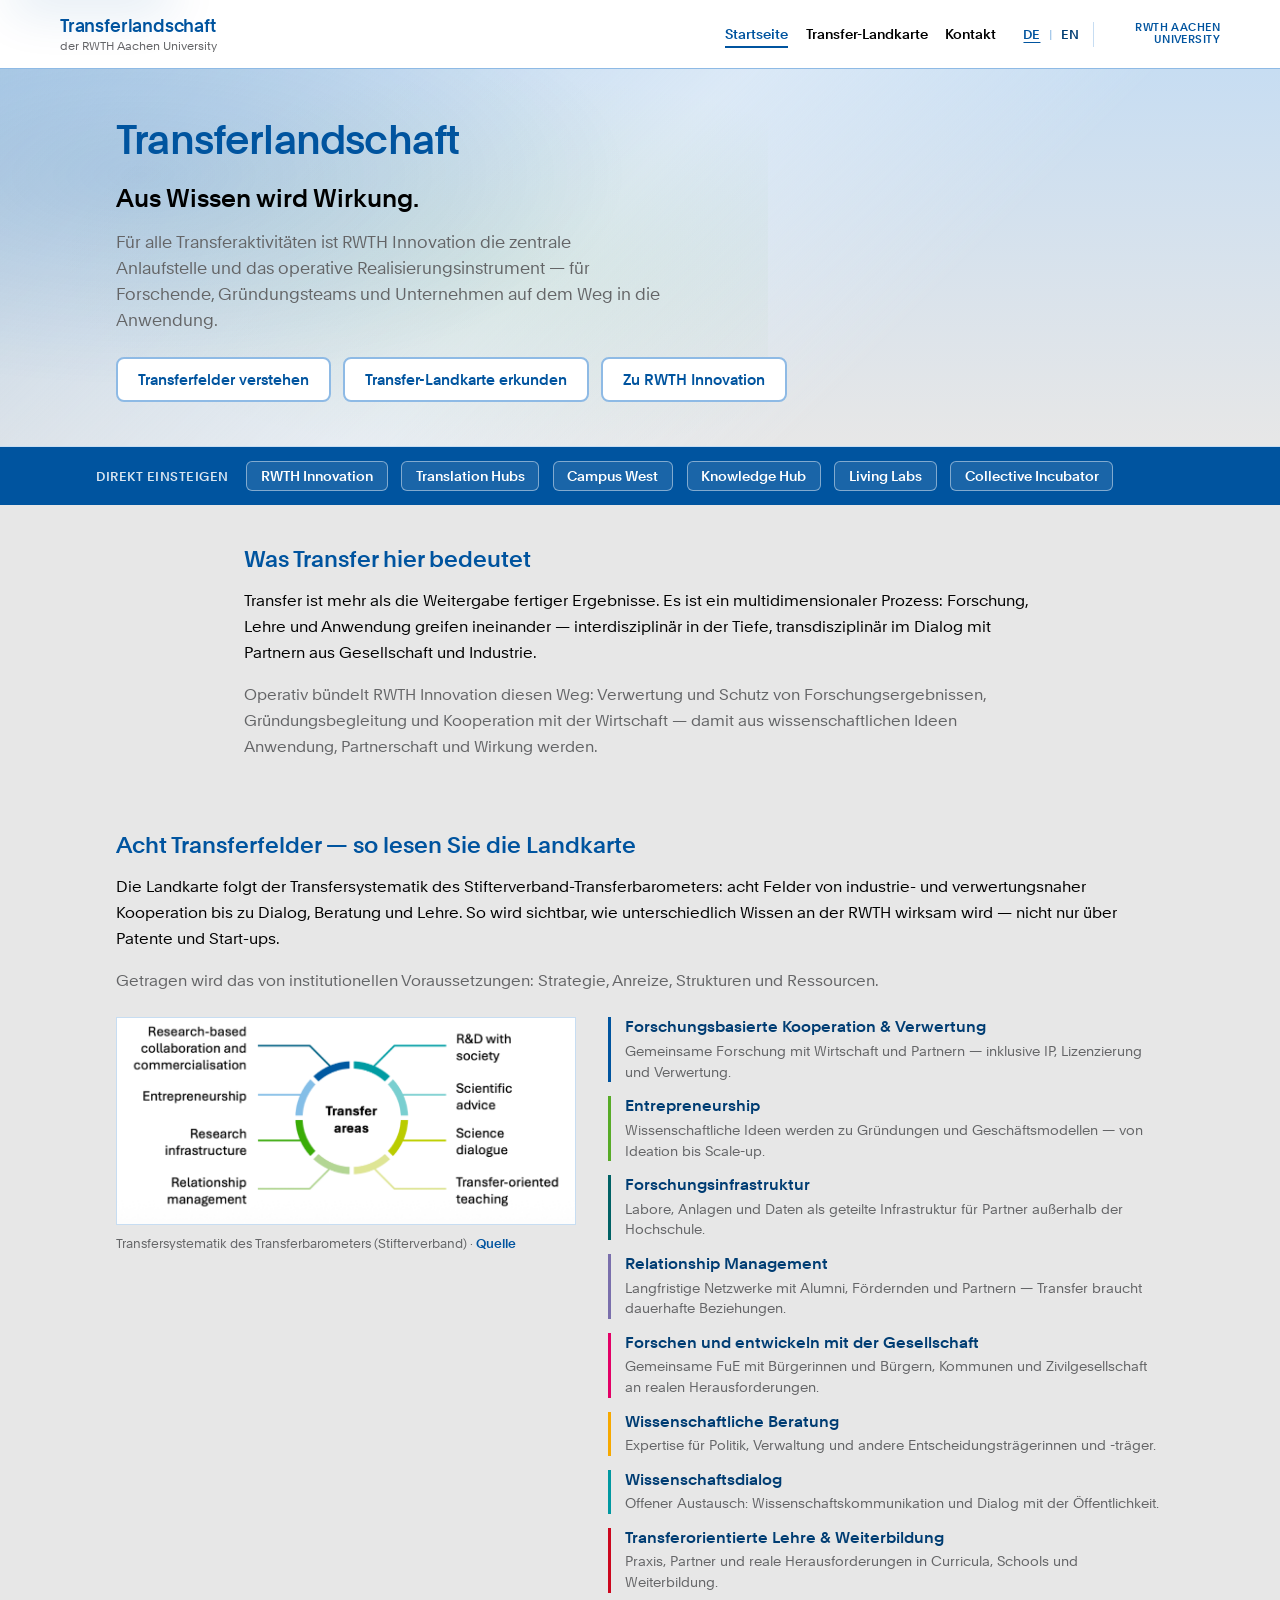
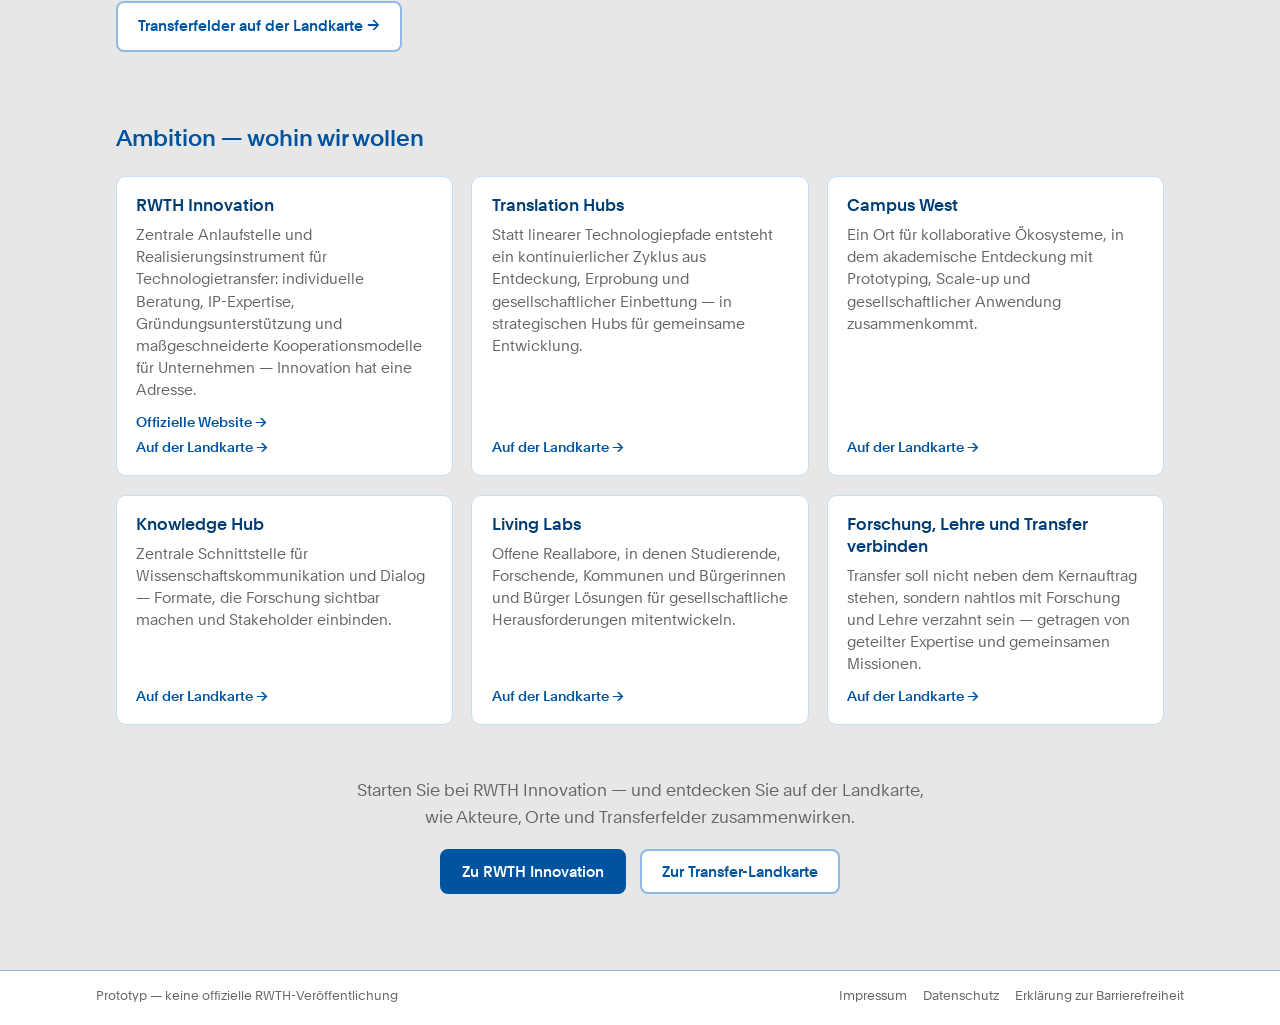
<file: index.html>
<!DOCTYPE html>
<html lang="de">
<head>
  <meta charset="utf-8" />
  <meta name="viewport" content="width=device-width, initial-scale=1" />
  <title>Transferlandschaft der RWTH Aachen University</title>
  <link rel="stylesheet" href="assets/rwth-cms.css" />
  <link rel="stylesheet" href="assets/site.css" />
</head>
<body class="site-body" data-site-page="home">
  <a class="site-skip" href="#content" data-i18n="skipContent">Zum Inhalt springen</a>

  <header class="site-header">
    <div class="site-header-inner">
      <a class="site-brand" data-nav="home" href="index.html">
        <strong data-i18n="siteBrandTitle">Transferlandschaft</strong>
        <span data-i18n="siteBrandSubtitle">der RWTH Aachen University</span>
      </a>
      <nav class="site-nav" aria-label="Hauptnavigation">
        <a data-nav="home" href="index.html" data-i18n="navHome">Startseite</a>
        <a data-nav="map" href="landkarte.html" data-i18n="navMap">Transfer-Landkarte</a>
        <a data-nav="contact" href="kontakt.html" data-i18n="navContact">Kontakt</a>
      </nav>
      <div class="site-header-tools">
        <div class="site-lang" id="lang-switch" role="group" aria-label="Sprache">
          <button type="button" id="lang-de" aria-pressed="true" lang="de">DE</button>
          <span class="sep" aria-hidden="true">|</span>
          <button type="button" id="lang-en" aria-pressed="false" lang="en">EN</button>
        </div>
        <div class="site-wordmark" aria-hidden="true">
          <div class="site-wordmark-text" data-i18n="wordmark">RWTH Aachen University</div>
        </div>
      </div>
    </div>
  </header>

  <main class="site-main" id="content" tabindex="-1">
    <section class="site-hero" aria-labelledby="hero-brand">
      <div class="site-hero-inner">
        <p class="site-hero-brand" id="hero-brand" data-i18n="heroBrand">Transferlandschaft</p>
        <h1 data-i18n="heroHeadline">Aus Wissen wird Wirkung.</h1>
        <p class="lede" data-i18n="heroLede">
          Für alle Transferaktivitäten ist RWTH Innovation die zentrale Anlaufstelle und das operative Realisierungsinstrument — für Forschende, Gründungsteams und Unternehmen auf dem Weg in die Anwendung.
        </p>
        <div class="site-cta-row">
          <a class="site-btn site-btn--ghost" href="#dimensions" data-i18n="ctaDimensions">Transferfelder verstehen</a>
          <a class="site-btn site-btn--ghost" data-lang-link="landkarte.html" href="landkarte.html" data-i18n="ctaLandscape">
            Transfer-Landkarte erkunden
          </a>
          <a class="site-btn site-btn--ghost" data-lang-link="landkarte.html?id=rwth-innovation" href="landkarte.html?id=rwth-innovation" data-i18n="ctaMap">
            Zu RWTH Innovation
          </a>
        </div>
      </div>
    </section>

    <div class="site-action-strip" aria-label="Schnellzugriff">
      <div class="site-action-strip-inner">
        <span class="label" data-i18n="stripLabel">Direkt einsteigen</span>
        <a class="site-chip" data-lang-link="landkarte.html?id=rwth-innovation" href="landkarte.html?id=rwth-innovation" data-i18n="chipInnovation">RWTH Innovation</a>
        <a class="site-chip" data-lang-link="landkarte.html?id=translation-hubs" href="landkarte.html?id=translation-hubs" data-i18n="chipTranslation">Translation Hubs</a>
        <a class="site-chip" data-lang-link="landkarte.html?id=campus-west" href="landkarte.html?id=campus-west" data-i18n="chipCampusWest">Campus West</a>
        <a class="site-chip" data-lang-link="landkarte.html?id=knowledge-hub" href="landkarte.html?id=knowledge-hub" data-i18n="chipKnowledge">Knowledge Hub</a>
        <a class="site-chip" data-lang-link="landkarte.html?id=living-lab-incubator" href="landkarte.html?id=living-lab-incubator" data-i18n="chipLivingLabs">Living Labs</a>
        <a class="site-chip" data-lang-link="landkarte.html?id=collective-incubator" href="landkarte.html?id=collective-incubator" data-i18n="chipIncubator">Collective Incubator</a>
      </div>
    </div>

    <section class="site-section" aria-labelledby="about-title">
      <h2 id="about-title" data-i18n="aboutTitle">Was Transfer hier bedeutet</h2>
      <p data-i18n="aboutP1">
        Transfer ist mehr als die Weitergabe fertiger Ergebnisse. Es ist ein multidimensionaler Prozess: Forschung, Lehre und Anwendung greifen ineinander — interdisziplinär in der Tiefe, transdisziplinär im Dialog mit Partnern aus Gesellschaft und Industrie.
      </p>
      <p class="muted" data-i18n="aboutP2">
        Operativ bündelt RWTH Innovation diesen Weg: Verwertung und Schutz von Forschungsergebnissen, Gründungsbegleitung und Kooperation mit der Wirtschaft — damit aus wissenschaftlichen Ideen Anwendung, Partnerschaft und Wirkung werden.
      </p>
    </section>

    <section class="site-section site-section--wide" id="dimensions" aria-labelledby="dim-title">
      <h2 id="dim-title" data-i18n="dimTitle">Acht Transferfelder — so lesen Sie die Landkarte</h2>
      <p data-i18n="dimIntro">
        Die Landkarte folgt der Transfersystematik des Stifterverband-Transferbarometers: acht Felder von industrie- und verwertungsnaher Kooperation bis zu Dialog, Beratung und Lehre. So wird sichtbar, wie unterschiedlich Wissen an der RWTH wirksam wird — nicht nur über Patente und Start-ups.
      </p>
      <p class="muted" data-i18n="dimPrereq">
        Getragen wird das von institutionellen Voraussetzungen: Strategie, Anreize, Strukturen und Ressourcen.
      </p>

      <div class="site-dim-layout">
        <figure class="site-dim-figure">
          <img
            src="assets/transferbarometer-dimensions.png"
            width="720"
            height="480"
            data-i18n-alt="dimFigAlt"
            alt="Kreisdiagramm der acht Transferfelder des Transferbarometers"
          />
          <figcaption>
            <span data-i18n="dimFigCaption">Transfersystematik des Transferbarometers (Stifterverband)</span>
            ·
            <a href="https://www.stifterverband.org/transferbarometer" target="_blank" rel="noopener noreferrer" data-i18n="dimSourceLink">Quelle</a>
          </figcaption>
        </figure>

        <ol class="site-dim-list">
          <li class="site-dim" data-area="collaboration">
            <h3 data-i18n="dimCollabTitle">Forschungsbasierte Kooperation &amp; Verwertung</h3>
            <p data-i18n="dimCollabBody">Gemeinsame Forschung mit Wirtschaft und Partnern — inklusive IP, Lizenzierung und Verwertung.</p>
          </li>
          <li class="site-dim" data-area="entrepreneurship">
            <h3 data-i18n="dimEntreTitle">Entrepreneurship</h3>
            <p data-i18n="dimEntreBody">Wissenschaftliche Ideen werden zu Gründungen und Geschäftsmodellen — von Ideation bis Scale-up.</p>
          </li>
          <li class="site-dim" data-area="research-infra">
            <h3 data-i18n="dimInfraTitle">Forschungsinfrastruktur</h3>
            <p data-i18n="dimInfraBody">Labore, Anlagen und Daten als geteilte Infrastruktur für Partner außerhalb der Hochschule.</p>
          </li>
          <li class="site-dim" data-area="relationship">
            <h3 data-i18n="dimRelTitle">Relationship Management</h3>
            <p data-i18n="dimRelBody">Langfristige Netzwerke mit Alumni, Fördernden und Partnern — Transfer braucht dauerhafte Beziehungen.</p>
          </li>
          <li class="site-dim" data-area="society">
            <h3 data-i18n="dimSocietyTitle">Forschen und entwickeln mit der Gesellschaft</h3>
            <p data-i18n="dimSocietyBody">Gemeinsame FuE mit Bürgerinnen und Bürgern, Kommunen und Zivilgesellschaft an realen Herausforderungen.</p>
          </li>
          <li class="site-dim" data-area="advice">
            <h3 data-i18n="dimAdviceTitle">Wissenschaftliche Beratung</h3>
            <p data-i18n="dimAdviceBody">Expertise für Politik, Verwaltung und andere Entscheidungsträgerinnen und -träger.</p>
          </li>
          <li class="site-dim" data-area="dialogue">
            <h3 data-i18n="dimDialogueTitle">Wissenschaftsdialog</h3>
            <p data-i18n="dimDialogueBody">Offener Austausch: Wissenschaftskommunikation und Dialog mit der Öffentlichkeit.</p>
          </li>
          <li class="site-dim" data-area="teaching">
            <h3 data-i18n="dimTeachTitle">Transferorientierte Lehre &amp; Weiterbildung</h3>
            <p data-i18n="dimTeachBody">Praxis, Partner und reale Herausforderungen in Curricula, Schools und Weiterbildung.</p>
          </li>
        </ol>
      </div>

      <p class="site-dim-cta">
        <a class="site-btn site-btn--ghost" data-lang-link="landkarte.html?id=transfer-areas" href="landkarte.html?id=transfer-areas" data-i18n="dimMapLink">
          Transferfelder auf der Landkarte →
        </a>
      </p>
    </section>

    <section class="site-section site-section--wide" id="ambition" aria-labelledby="modules-title">
      <h2 id="modules-title" data-i18n="modulesTitle">Ambition — wohin wir wollen</h2>
      <ul class="site-modules">
        <li class="site-module">
          <h3 data-i18n="modInnovationTitle">RWTH Innovation</h3>
          <p data-i18n="modInnovationBody">
            Zentrale Anlaufstelle und Realisierungsinstrument für Technologietransfer: individuelle Beratung, IP-Expertise, Gründungsunterstützung und maßgeschneiderte Kooperationsmodelle für Unternehmen — Innovation hat eine Adresse.
          </p>
          <a href="https://www.rwth-innovation.de/de/" target="_blank" rel="noopener noreferrer" data-i18n="modInnovationExternal">Offizielle Website →</a>
          <a data-lang-link="landkarte.html?id=rwth-innovation" href="landkarte.html?id=rwth-innovation" data-i18n="modExplore">Auf der Landkarte →</a>
        </li>
        <li class="site-module">
          <h3 data-i18n="modTranslationTitle">Translation Hubs</h3>
          <p data-i18n="modTranslationBody">
            Statt linearer Technologiepfade entsteht ein kontinuierlicher Zyklus aus Entdeckung, Erprobung und gesellschaftlicher Einbettung — in strategischen Hubs für gemeinsame Entwicklung.
          </p>
          <a data-lang-link="landkarte.html?id=translation-hubs" href="landkarte.html?id=translation-hubs" data-i18n="modExplore">Auf der Landkarte →</a>
        </li>
        <li class="site-module">
          <h3 data-i18n="modCampusTitle">Campus West</h3>
          <p data-i18n="modCampusBody">
            Ein Ort für kollaborative Ökosysteme, in dem akademische Entdeckung mit Prototyping, Scale-up und gesellschaftlicher Anwendung zusammenkommt.
          </p>
          <a data-lang-link="landkarte.html?id=campus-west" href="landkarte.html?id=campus-west" data-i18n="modExplore">Auf der Landkarte →</a>
        </li>
        <li class="site-module">
          <h3 data-i18n="modKnowledgeTitle">Knowledge Hub</h3>
          <p data-i18n="modKnowledgeBody">
            Zentrale Schnittstelle für Wissenschaftskommunikation und Dialog — Formate, die Forschung sichtbar machen und Stakeholder einbinden.
          </p>
          <a data-lang-link="landkarte.html?id=knowledge-hub" href="landkarte.html?id=knowledge-hub" data-i18n="modExplore">Auf der Landkarte →</a>
        </li>
        <li class="site-module">
          <h3 data-i18n="modLabsTitle">Living Labs</h3>
          <p data-i18n="modLabsBody">
            Offene Reallabore, in denen Studierende, Forschende, Kommunen und Bürgerinnen und Bürger Lösungen für gesellschaftliche Herausforderungen mitentwickeln.
          </p>
          <a data-lang-link="landkarte.html?id=living-lab-incubator" href="landkarte.html?id=living-lab-incubator" data-i18n="modExplore">Auf der Landkarte →</a>
        </li>
        <li class="site-module">
          <h3 data-i18n="modIntegrateTitle">Forschung, Lehre und Transfer verbinden</h3>
          <p data-i18n="modIntegrateBody">
            Transfer soll nicht neben dem Kernauftrag stehen, sondern nahtlos mit Forschung und Lehre verzahnt sein — getragen von geteilter Expertise und gemeinsamen Missionen.
          </p>
          <a data-lang-link="landkarte.html?id=transfer-in-teaching" href="landkarte.html?id=transfer-in-teaching" data-i18n="modExplore">Auf der Landkarte →</a>
        </li>
      </ul>
    </section>

    <div class="site-invite">
      <p data-i18n="inviteText">
        Starten Sie bei RWTH Innovation — und entdecken Sie auf der Landkarte, wie Akteure, Orte und Transferfelder zusammenwirken.
      </p>
      <a class="site-btn site-btn--primary" data-lang-link="landkarte.html?id=rwth-innovation" href="landkarte.html?id=rwth-innovation" data-i18n="ctaMap">
        Zu RWTH Innovation
      </a>
      <a class="site-btn site-btn--ghost" data-lang-link="landkarte.html" href="landkarte.html" data-i18n="inviteCta">
        Zur Transfer-Landkarte
      </a>
    </div>
  </main>

  <footer class="site-footer">
    <div class="site-footer-inner">
      <span data-i18n="footerPrototype">Prototyp — keine offizielle RWTH-Veröffentlichung</span>
      <div class="site-footer-links">
        <a href="#" data-i18n="footerImprint">Impressum</a>
        <a href="#" data-i18n="footerPrivacy">Datenschutz</a>
        <a data-lang-link="accessibility.html" href="accessibility.html" data-i18n="a11yLink">Erklärung zur Barrierefreiheit</a>
      </div>
    </div>
  </footer>

  <script src="assets/i18n.js"></script>
  <script src="assets/site-i18n.js"></script>
  <script src="assets/site-chrome.js"></script>
  <script>
    window.TRANSFER_SITE.initPortal(function (lang) {
      var ext = document.querySelector('a[href*="rwth-innovation.de"]');
      if (ext) {
        ext.href = lang === "en"
          ? "https://www.rwth-innovation.de/en/"
          : "https://www.rwth-innovation.de/de/";
      }
    });
  </script>
</body>
</html>
</file>
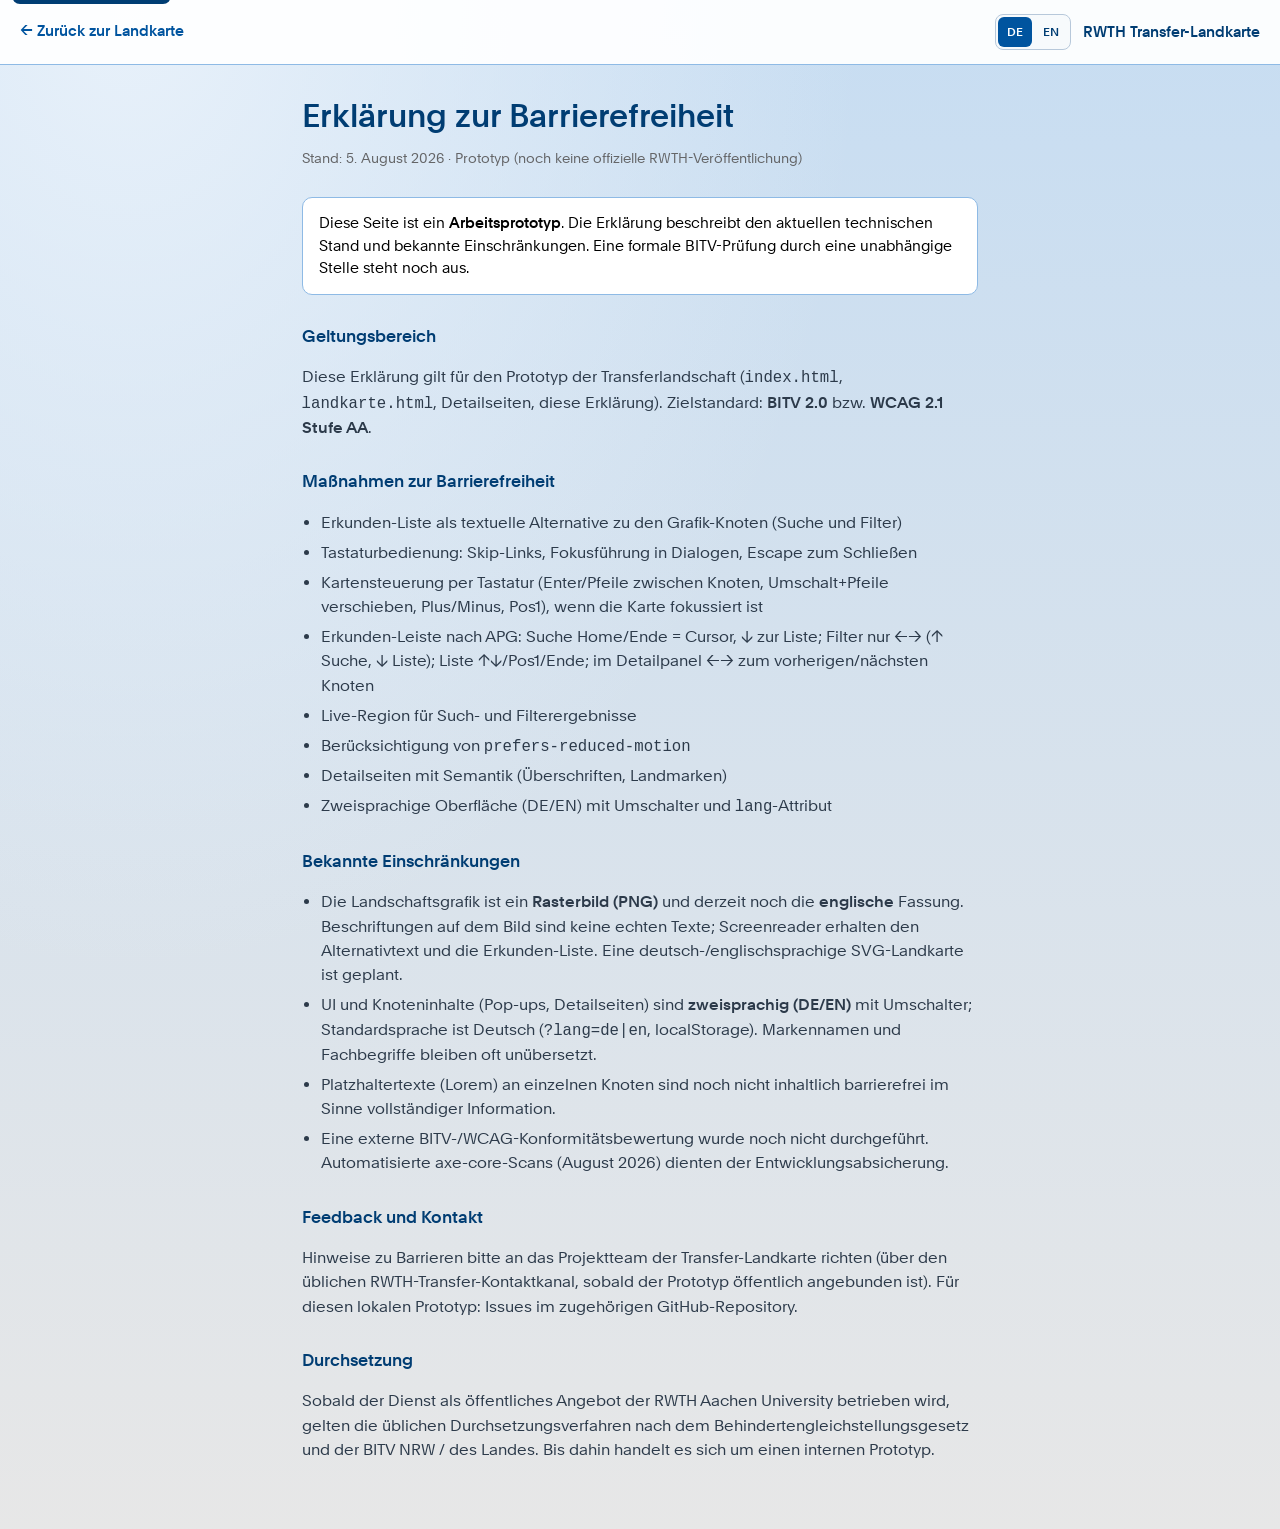
<file: accessibility.html>
<!DOCTYPE html>
<html lang="de">
<head>
  <meta charset="utf-8" />
  <meta name="viewport" content="width=device-width, initial-scale=1" />
  <title>Erklärung zur Barrierefreiheit — RWTH Transfer-Landkarte</title>
  <link rel="stylesheet" href="assets/rwth-cms.css" />
  <style>
    * { box-sizing: border-box; }
    body {
      margin: 0;
      font-family: var(--font-rwth);
      color: var(--ink);
      background:
        radial-gradient(ellipse at 10% 0%, var(--clr-blue-10) 0%, transparent 45%),
        linear-gradient(180deg, var(--clr-blue-25) 0%, var(--clr-page) 100%);
      min-height: 100dvh;
      line-height: 1.55;
    }
    .skip-link {
      position: absolute;
      left: 0.75rem;
      top: 0.75rem;
      z-index: 100;
      transform: translateY(-120%);
      background: var(--rwth-blue-deep);
      color: #fff;
      padding: 0.55rem 0.9rem;
      border-radius: 8px;
      font-weight: 600;
      font-size: 0.9rem;
      text-decoration: none;
    }
    .skip-link:focus {
      transform: translateY(0);
      outline: 3px solid var(--focus-accent);
      outline-offset: 2px;
    }
    :focus-visible {
      outline: 3px solid var(--focus-ring);
      outline-offset: 2px;
    }
    .bar {
      display: flex;
      align-items: center;
      justify-content: space-between;
      gap: 1rem;
      padding: 0.85rem 1.25rem;
      background: rgba(255, 255, 255, 0.92);
      border-bottom: 1px solid var(--line);
      position: sticky;
      top: 0;
      z-index: 10;
    }
    .bar a {
      color: var(--rwth-blue);
      text-decoration: none;
      font-weight: 600;
      font-size: 0.92rem;
    }
    .bar a:hover { text-decoration: underline; }
    .bar .brand {
      font-family: var(--font-rwth);
      color: var(--rwth-blue-deep);
      font-weight: 600;
      font-size: 0.95rem;
    }
    .bar-actions {
      display: flex;
      align-items: center;
      gap: 0.75rem;
    }
    .lang-switch {
      display: inline-flex;
      align-items: center;
      gap: 0.15rem;
      padding: 0.15rem;
      border: 1px solid #b7c8da;
      border-radius: 8px;
      background: #f7fafc;
    }
    .lang-switch button {
      appearance: none;
      border: none;
      background: transparent;
      color: var(--rwth-blue-deep);
      border-radius: 6px;
      padding: 0.32rem 0.55rem;
      font: inherit;
      font-size: 0.78rem;
      font-weight: 600;
      cursor: pointer;
      min-width: 2.1rem;
    }
    .lang-switch button:hover { background: #eef4fb; }
    .lang-switch button[aria-pressed="true"] {
      background: var(--rwth-blue);
      color: #fff;
    }
    .lang-switch button:focus-visible {
      outline: 3px solid var(--focus-ring);
      outline-offset: 1px;
    }
    main {
      width: min(720px, 100%);
      margin: 0 auto;
      padding: 2rem 1.35rem 3.5rem;
    }
    h1 {
      margin: 0 0 0.75rem;
      font-family: var(--font-rwth);
      font-size: clamp(1.55rem, 3vw, 2rem);
      color: var(--rwth-blue-deep);
      line-height: 1.2;
    }
    .meta {
      color: var(--muted);
      font-size: 0.9rem;
      margin: 0 0 1.75rem;
    }
    h2 {
      margin: 1.75rem 0 0.55rem;
      font-size: 1.08rem;
      color: var(--rwth-blue-deep);
    }
    p, li { font-size: 0.98rem; color: #2c3a4a; }
    ul { padding-left: 1.2rem; }
    li { margin-bottom: 0.35rem; }
    .note {
      margin: 1.25rem 0;
      padding: 0.85rem 1rem;
      background: #fff;
      border: 1px solid var(--line);
      border-radius: 10px;
      font-size: 0.92rem;
    }
    .panel[hidden] { display: none !important; }
  </style>
</head>
<body>
  <a class="skip-link" href="#content" id="skip-content">Zum Inhalt springen</a>
  <header class="bar">
    <a id="back-link" href="landkarte.html">← Zurück zur Landkarte</a>
    <div class="bar-actions">
      <div class="lang-switch" id="lang-switch" role="group" aria-label="Sprache">
        <button type="button" id="lang-de" aria-pressed="true" lang="de">DE</button>
        <button type="button" id="lang-en" aria-pressed="false" lang="en">EN</button>
      </div>
      <div class="brand" id="brand-title">RWTH Transfer-Landkarte</div>
    </div>
  </header>

  <main id="content" tabindex="-1">
    <div id="panel-de" class="panel" lang="de">
      <h1>Erklärung zur Barrierefreiheit</h1>
      <p class="meta">Stand: 5. August 2026 · Prototyp (noch keine offizielle RWTH-Veröffentlichung)</p>

      <div class="note">
        Diese Seite ist ein <strong>Arbeitsprototyp</strong>. Die Erklärung beschreibt den
        aktuellen technischen Stand und bekannte Einschränkungen. Eine formale BITV-Prüfung
        durch eine unabhängige Stelle steht noch aus.
      </div>

      <h2>Geltungsbereich</h2>
      <p>
        Diese Erklärung gilt für den Prototyp der Transferlandschaft
        (<code>index.html</code>, <code>landkarte.html</code>, Detailseiten, diese Erklärung). Zielstandard:
        <strong>BITV 2.0</strong> bzw. <strong>WCAG 2.1 Stufe AA</strong>.
      </p>

      <h2>Maßnahmen zur Barrierefreiheit</h2>
      <ul>
        <li>Erkunden-Liste als textuelle Alternative zu den Grafik-Knoten (Suche und Filter)</li>
        <li>Tastaturbedienung: Skip-Links, Fokusführung in Dialogen, Escape zum Schließen</li>
        <li>Kartensteuerung per Tastatur (Enter/Pfeile zwischen Knoten, Umschalt+Pfeile verschieben, Plus/Minus, Pos1), wenn die Karte fokussiert ist</li>
        <li>Erkunden-Leiste nach APG: Suche Home/Ende = Cursor, ↓ zur Liste; Filter nur ←→ (↑ Suche, ↓ Liste); Liste ↑↓/Pos1/Ende; im Detailpanel ←→ zum vorherigen/nächsten Knoten</li>
        <li>Live-Region für Such- und Filterergebnisse</li>
        <li>Berücksichtigung von <code>prefers-reduced-motion</code></li>
        <li>Detailseiten mit Semantik (Überschriften, Landmarken)</li>
        <li>Zweisprachige Oberfläche (DE/EN) mit Umschalter und <code>lang</code>-Attribut</li>
      </ul>

      <h2>Bekannte Einschränkungen</h2>
      <ul>
        <li>
          Die Landschaftsgrafik ist ein <strong>Rasterbild (PNG)</strong> und derzeit noch
          die <strong>englische</strong> Fassung. Beschriftungen auf dem Bild sind keine echten
          Texte; Screenreader erhalten den Alternativtext und die Erkunden-Liste. Eine
          deutsch-/englischsprachige SVG-Landkarte ist geplant.
        </li>
        <li>
          UI und Knoteninhalte (Pop-ups, Detailseiten) sind <strong>zweisprachig (DE/EN)</strong>
          mit Umschalter; Standardsprache ist Deutsch (<code>?lang=de|en</code>, localStorage).
          Markennamen und Fachbegriffe bleiben oft unübersetzt.
        </li>
        <li>
          Platzhaltertexte (Lorem) an einzelnen Knoten sind noch nicht inhaltlich barrierefrei
          im Sinne vollständiger Information.
        </li>
        <li>
          Eine externe BITV-/WCAG-Konformitätsbewertung wurde noch nicht durchgeführt.
          Automatisierte axe-core-Scans (August 2026) dienten der Entwicklungsabsicherung.
        </li>
      </ul>

      <h2>Feedback und Kontakt</h2>
      <p>
        Hinweise zu Barrieren bitte an das Projektteam der Transfer-Landkarte richten
        (über den üblichen RWTH-Transfer-Kontaktkanal, sobald der Prototyp öffentlich angebunden ist).
        Für diesen lokalen Prototyp: Issues im zugehörigen GitHub-Repository.
      </p>

      <h2>Durchsetzung</h2>
      <p>
        Sobald der Dienst als öffentliches Angebot der RWTH Aachen University betrieben wird,
        gelten die üblichen Durchsetzungsverfahren nach dem Behindertengleichstellungsgesetz
        und der BITV NRW / des Landes. Bis dahin handelt es sich um einen internen Prototyp.
      </p>
    </div>

    <div id="panel-en" class="panel" lang="en" hidden>
      <h1>Accessibility statement</h1>
      <p class="meta">Updated: 5 August 2026 · Prototype (not an official RWTH publication)</p>

      <div class="note">
        This page is a <strong>working prototype</strong>. The statement describes the current
        technical state and known limitations. A formal BITV audit by an independent body
        has not yet been carried out.
      </div>

      <h2>Scope</h2>
      <p>
        This statement covers the interactive Transfer Landscape prototype
        (<code>index.html</code>, <code>landkarte.html</code>, detail pages, this statement). Target standard:
        <strong>BITV 2.0</strong> / <strong>WCAG 2.1 Level AA</strong>.
      </p>

      <h2>Accessibility measures</h2>
      <ul>
        <li>Explore list as a text alternative to graphic nodes (search and filter)</li>
        <li>Keyboard use: skip links, focus management in dialogs, Escape to close</li>
        <li>Map keyboard controls (Enter/arrows between nodes, Shift+arrows pan, plus/minus, Home) when the map is focused</li>
        <li>Explore rail (APG-aligned): search Home/End = caret, ↓ to list; filters ←→ only (↑ search, ↓ list); list ↑↓/Home/End; detail panel ←→ for previous/next node</li>
        <li>Live region for search and filter results</li>
        <li>Respect for <code>prefers-reduced-motion</code></li>
        <li>Detail pages with semantic structure (headings, landmarks)</li>
        <li>Bilingual UI (DE/EN) with a language switcher and <code>lang</code> attribute</li>
      </ul>

      <h2>Known limitations</h2>
      <ul>
        <li>
          The landscape graphic is a <strong>raster image (PNG)</strong> and currently the
          <strong>English</strong> version. Labels on the image are not real text; screen
          readers get the alt text and the Explore list. German/English SVG maps are planned.
        </li>
        <li>
          UI and node copy (pop-ups, detail pages) are <strong>bilingual (DE/EN)</strong>
          with a switcher; default language is German (<code>?lang=de|en</code>, localStorage).
          Brand names and strategy terms are often left untranslated.
        </li>
        <li>
          Placeholder (lorem) copy on some nodes is not yet informationally complete.
        </li>
        <li>
          No external BITV/WCAG conformance assessment yet. Automated axe-core scans
          (August 2026) supported development checks.
        </li>
      </ul>

      <h2>Feedback and contact</h2>
      <p>
        Please send accessibility feedback to the Transfer Landscape project team
        (via the usual RWTH transfer contact channel once the prototype is publicly linked).
        For this local prototype: issues in the related GitHub repository.
      </p>

      <h2>Enforcement</h2>
      <p>
        Once the service is operated as a public offering of RWTH Aachen University,
        the usual enforcement procedures under disability equality law and BITV NRW /
        state rules apply. Until then this remains an internal prototype.
      </p>
    </div>
  </main>

  <script src="assets/i18n.js"></script>
  <script>
    (function () {
      const I18N = window.TRANSFER_I18N;
      let lang = I18N.detectLang();
      I18N.setLang(lang);

      const langDe = document.getElementById("lang-de");
      const langEn = document.getElementById("lang-en");
      const panelDe = document.getElementById("panel-de");
      const panelEn = document.getElementById("panel-en");
      const backLink = document.getElementById("back-link");
      const brand = document.getElementById("brand-title");
      const skip = document.getElementById("skip-content");
      const langSwitch = document.getElementById("lang-switch");

      function apply() {
        const t = I18N.ui(lang);
        document.documentElement.lang = lang;
        document.title = t.a11yDocTitle;
        brand.textContent = t.brandTitle;
        skip.textContent = t.skipContent;
        backLink.textContent = t.backLandscape;
        backLink.href = I18N.withLangParam("landkarte.html", lang);
        langSwitch.setAttribute("aria-label", t.langSwitchLabel);
        langDe.setAttribute("aria-pressed", String(lang === "de"));
        langEn.setAttribute("aria-pressed", String(lang === "en"));
        panelDe.hidden = lang !== "de";
        panelEn.hidden = lang !== "en";
        const url = new URL(location.href);
        url.searchParams.set("lang", lang);
        history.replaceState(null, "", url);
      }

      langDe.addEventListener("click", function () {
        lang = I18N.setLang("de");
        apply();
      });
      langEn.addEventListener("click", function () {
        lang = I18N.setLang("en");
        apply();
      });

      apply();
    })();
  </script>
</body>
</html>
</file>
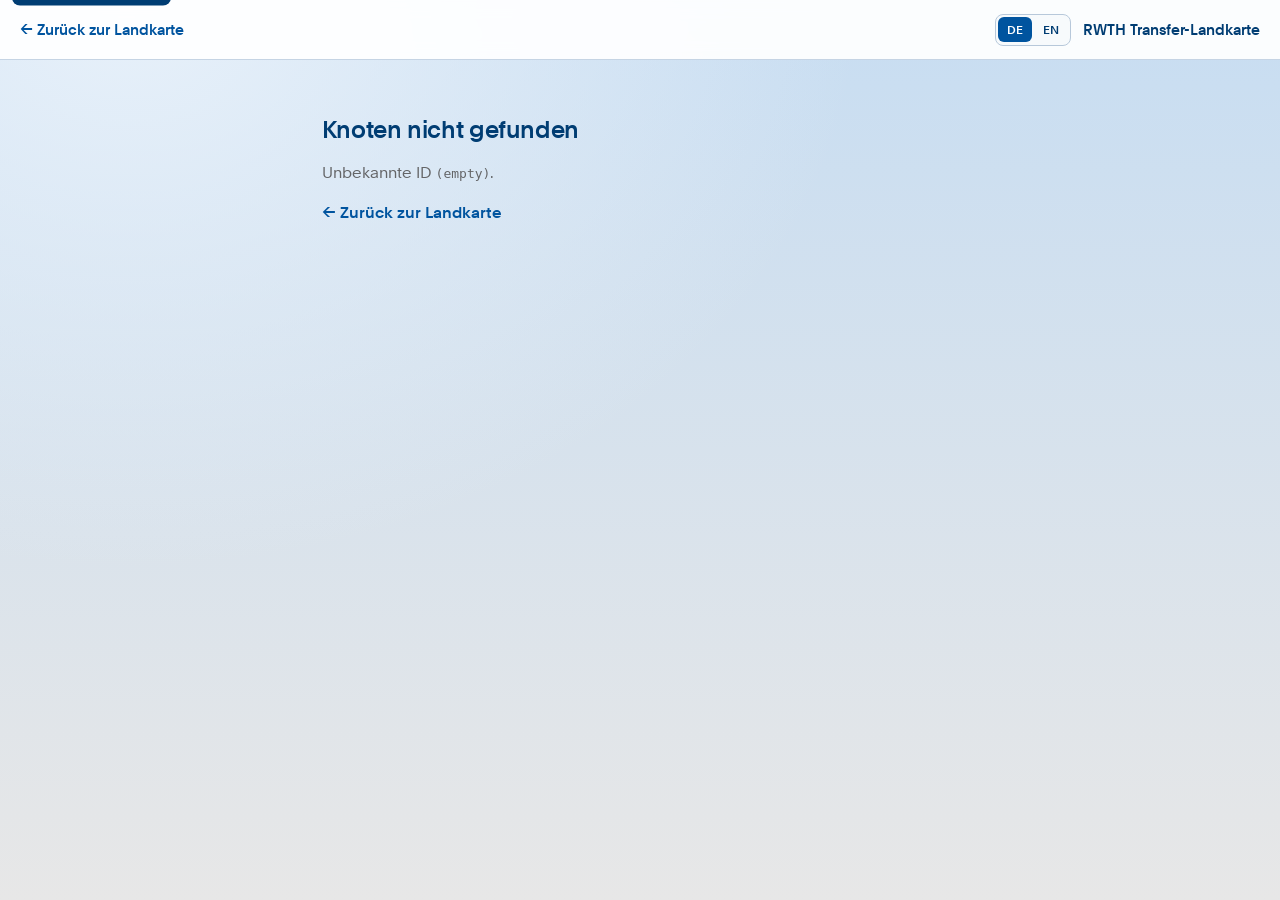
<file: detail.html>
<!DOCTYPE html>
<html lang="de">
<head>
  <meta charset="utf-8" />
  <meta name="viewport" content="width=device-width, initial-scale=1" />
  <title>Detail — RWTH Transfer-Landkarte</title>
  <link rel="stylesheet" href="assets/rwth-cms.css" />
  <style>
    :root {
      --accent: var(--clr-blue);
    }
    * { box-sizing: border-box; }
    body {
      margin: 0;
      font-family: var(--font-rwth);
      color: var(--ink);
      background:
        radial-gradient(ellipse at 10% 0%, var(--clr-blue-10) 0%, transparent 45%),
        linear-gradient(180deg, var(--clr-blue-25) 0%, var(--clr-page) 100%);
      min-height: 100dvh;
    }
    .skip-link {
      position: absolute;
      left: 0.75rem;
      top: 0.75rem;
      z-index: 100;
      transform: translateY(-120%);
      background: var(--rwth-blue-deep);
      color: #fff;
      padding: 0.55rem 0.9rem;
      border-radius: 8px;
      font-weight: 600;
      font-size: 0.9rem;
      text-decoration: none;
    }
    .skip-link:focus {
      transform: translateY(0);
      outline: 3px solid var(--focus-accent);
      outline-offset: 2px;
    }
    :focus-visible {
      outline: 3px solid var(--focus-ring);
      outline-offset: 2px;
    }
    .bar {
      display: flex;
      align-items: center;
      justify-content: space-between;
      gap: 1rem;
      padding: 0.85rem 1.25rem;
      background: rgba(255, 255, 255, 0.92);
      backdrop-filter: blur(8px);
      border-bottom: 1px solid #c5d4e4;
      position: sticky;
      top: 0;
      z-index: 10;
    }
    .bar a.back {
      color: var(--rwth-blue);
      text-decoration: none;
      font-weight: 600;
      font-size: 0.92rem;
    }
    .bar a.back:hover { text-decoration: underline; }
    .bar .brand {
      font-family: var(--font-rwth);
      color: var(--rwth-blue-deep);
      font-weight: 600;
      font-size: 0.95rem;
    }
    main {
      width: min(680px, 100%);
      margin: 0 auto;
      padding: 2rem 1.35rem 3.5rem;
    }
    .accent-rule {
      height: 3px;
      width: 3.5rem;
      background: var(--accent);
      margin-bottom: 1.1rem;
      border-radius: 2px;
    }
    h1 {
      margin: 0 0 0.85rem;
      font-family: var(--font-rwth);
      font-size: clamp(1.65rem, 3.2vw, 2.15rem);
      color: var(--rwth-blue-deep);
      line-height: 1.2;
      letter-spacing: -0.015em;
    }
    .lead {
      font-size: 1.08rem;
      line-height: 1.6;
      margin: 0 0 1.35rem;
      color: #2c3a4a;
    }
    .badges {
      display: flex;
      flex-wrap: wrap;
      gap: 0.4rem;
      margin-bottom: 1.6rem;
    }
    .badge {
      font-size: 0.75rem;
      font-weight: 500;
      background: #eef3f8;
      border: 1px solid #9bb0c4;
      color: #2a3a4a;
      padding: 0.22rem 0.55rem;
      border-radius: 999px;
    }
    .badge.source-strategy {
      background: #e8f5e0;
      border-color: #7eb35a;
      color: #1f5a0e;
    }
    .badge.source-map {
      background: #e8f1fa;
      border-color: #7aa3c4;
      color: var(--rwth-blue-deep);
    }
    .badge.source-placeholder {
      background: #f7f1e4;
      border-color: #c4a86a;
      color: #5c440f;
    }
    .bullets {
      margin: 0 0 1.75rem;
      padding: 0 0 0 1.15rem;
      border-left: 2px solid var(--line);
      margin-left: 0.15rem;
      padding-left: 1.1rem;
      list-style: disc;
    }
    .bullets li {
      margin-bottom: 0.4rem;
      line-height: 1.5;
      font-size: 0.95rem;
      color: #2c3a4a;
    }
    article.section {
      margin: 0 0 1.75rem;
      padding: 0;
      background: none;
      border: none;
    }
    article.section + article.section {
      padding-top: 1.5rem;
      border-top: 1px solid var(--line);
    }
    article.section h2 {
      margin: 0 0 0.7rem;
      font-size: 1.05rem;
      font-weight: 600;
      color: var(--rwth-blue-deep);
      letter-spacing: -0.01em;
    }
    article.section p {
      margin: 0 0 0.8rem;
      font-size: 0.98rem;
      line-height: 1.6;
      color: #2c3a4a;
    }
    article.section p:last-child { margin-bottom: 0; }
    .missing {
      padding: 1.5rem 0;
    }
    .missing h1 { font-size: 1.5rem; }
    .missing p { color: var(--muted); line-height: 1.5; }
    .missing a {
      color: var(--rwth-blue);
      font-weight: 600;
      text-decoration: none;
    }
    .missing a:hover { text-decoration: underline; }
    footer.page-foot {
      margin-top: 2rem;
      padding-top: 1.15rem;
      border-top: 1px solid var(--line);
      display: flex;
      justify-content: space-between;
      gap: 1rem;
      flex-wrap: wrap;
      font-size: 0.92rem;
    }
    footer.page-foot a {
      color: var(--rwth-blue);
      font-weight: 600;
      text-decoration: none;
    }
    footer.page-foot a:hover { text-decoration: underline; }
    .official {
      margin: 0 0 1.5rem;
    }
    .official a {
      color: var(--rwth-blue);
      font-weight: 600;
      font-size: 0.98rem;
      text-decoration: none;
    }
    .official a:hover { text-decoration: underline; }
    .learn-more {
      margin: 0 0 1.5rem;
    }
    .learn-more h2 {
      font-family: var(--font-rwth);
      font-size: 1.15rem;
      color: var(--rwth-blue-deep);
      margin: 0 0 0.55rem;
      font-weight: 600;
    }
    .learn-more ul {
      margin: 0;
      padding-left: 1.15rem;
    }
    .learn-more li { margin: 0.3rem 0; }
    .learn-more a {
      color: var(--rwth-blue);
      font-weight: 600;
      font-size: 0.98rem;
      text-decoration: none;
    }
    .learn-more a:hover { text-decoration: underline; }
    .a11y-link {
      display: inline-block;
      margin-top: 0.35rem;
      font-size: 0.85rem;
      color: var(--muted);
      font-weight: 500;
    }
    .lang-switch {
      display: inline-flex;
      align-items: center;
      gap: 0.15rem;
      padding: 0.15rem;
      border: 1px solid #b7c8da;
      border-radius: 8px;
      background: #f7fafc;
    }
    .lang-switch button {
      appearance: none;
      border: none;
      background: transparent;
      color: var(--rwth-blue-deep);
      border-radius: 6px;
      padding: 0.32rem 0.55rem;
      font: inherit;
      font-size: 0.78rem;
      font-weight: 600;
      cursor: pointer;
      min-width: 2.1rem;
    }
    .lang-switch button:hover { background: #eef4fb; }
    .lang-switch button[aria-pressed="true"] {
      background: var(--rwth-blue);
      color: #fff;
    }
    .lang-switch button:focus-visible {
      outline: 3px solid var(--focus-ring);
      outline-offset: 1px;
    }
    .bar-actions {
      display: flex;
      align-items: center;
      gap: 0.75rem;
    }
  </style>
</head>
<body>
  <a class="skip-link" href="#content" id="skip-content">Zum Inhalt springen</a>
  <header class="bar">
    <a class="back" id="back-link" href="landkarte.html">← Zurück zur Landkarte</a>
    <div class="bar-actions">
      <div class="lang-switch" id="lang-switch" role="group" aria-label="Sprache">
        <button type="button" id="lang-de" aria-pressed="true" lang="de">DE</button>
        <button type="button" id="lang-en" aria-pressed="false" lang="en">EN</button>
      </div>
      <div class="brand" id="brand-title">RWTH Transfer-Landkarte</div>
    </div>
  </header>

  <main id="content" tabindex="-1">
    <div class="missing">
      <h1 id="loading-title">Laden…</h1>
      <p id="loading-hint">Falls das bestehen bleibt, Seite mit Knoten-ID öffnen, z. B. <code>detail.html?id=rwth-innovation</code>.</p>
    </div>
  </main>

  <script src="assets/i18n.js"></script>
  <script src="assets/nodes.js"></script>
  <script src="assets/details.js"></script>
  <script>
    (function () {
      const I18N = window.TRANSFER_I18N;
      const L = I18N.L;
      const withLangParam = I18N.withLangParam;
      let lang = I18N.detectLang();
      I18N.setLang(lang);

      const params = new URLSearchParams(location.search);
      const id = params.get("id") || (location.hash || "").replace(/^#/, "");
      const nodes = window.TRANSFER_NODES || [];
      const details = window.TRANSFER_DETAILS || {};
      const areaLabels = window.TRANSFER_AREA_LABELS || {};
      const node = nodes.find((n) => n.id === id);
      const detail = details[id];
      const root = document.getElementById("content");
      const langDe = document.getElementById("lang-de");
      const langEn = document.getElementById("lang-en");

      function u() {
        return I18N.ui(lang);
      }

      function escapeHtml(s) {
        return String(s)
          .replace(/&/g, "&amp;")
          .replace(/</g, "&lt;")
          .replace(/>/g, "&gt;")
          .replace(/"/g, "&quot;");
      }

      function syncLangUrl() {
        const url = new URL(location.href);
        url.searchParams.set("lang", lang);
        if (id) url.searchParams.set("id", id);
        history.replaceState(null, "", url);
      }

      function mapHrefFor() {
        const base = id ? "landkarte.html?id=" + encodeURIComponent(id) : "landkarte.html";
        return withLangParam(base, lang);
      }

      function render() {
        const t = u();
        document.documentElement.lang = lang;
        document.getElementById("skip-content").textContent = t.skipContent;
        document.getElementById("back-link").textContent = t.backLandscape;
        document.getElementById("back-link").href = mapHrefFor();
        document.getElementById("brand-title").textContent = t.brandTitle;
        document.getElementById("lang-switch").setAttribute("aria-label", t.langSwitchLabel);
        langDe.setAttribute("aria-pressed", String(lang === "de"));
        langEn.setAttribute("aria-pressed", String(lang === "en"));
        syncLangUrl();

        if (!node) {
          document.title = t.nodeNotFound + t.detailDocTitleSuffix;
          root.innerHTML =
            '<div class="missing"><h1>' +
            escapeHtml(t.nodeNotFound) +
            "</h1><p>" +
            escapeHtml(t.unknownId) +
            " <code>" +
            escapeHtml(id || "(empty)") +
            '</code>.</p><p><a href="' +
            escapeHtml(withLangParam("landkarte.html", lang)) +
            '">' +
            escapeHtml(t.returnLandscape) +
            "</a></p></div>";
          return;
        }

        const title = L(node.title, lang);
        document.title = title + t.detailDocTitleSuffix;

        const sourceBadge =
          '<span class="badge source-' +
          escapeHtml(node.source || "placeholder") +
          '">' +
          escapeHtml((t.sourceLabel && t.sourceLabel[node.source]) || node.source || "—") +
          "</span>";

        const badges =
          sourceBadge +
          (node.areas || [])
            .map(function (a) {
              const full = L(areaLabels[a], lang) || a;
              const short = (t.areaShort && t.areaShort[a]) || full;
              return (
                '<span class="badge" title="' +
                escapeHtml(full) +
                '">' +
                escapeHtml(short) +
                "</span>"
              );
            })
            .join("");

        const bulletsRaw = L(node.bullets, lang);
        const bulletsArr = Array.isArray(bulletsRaw) ? bulletsRaw : [];
        const bullets =
          bulletsArr.length > 0
            ? '<ul class="bullets">' +
              bulletsArr
                .map(function (b) {
                  return "<li>" + escapeHtml(b) + "</li>";
                })
                .join("") +
              "</ul>"
            : "";

        const sections = (detail && detail.sections ? detail.sections : [])
          .map(function (sec) {
            const paras = L(sec.paragraphs, lang);
            const paraArr = Array.isArray(paras) ? paras : [];
            return (
              '<article class="section"><h2>' +
              escapeHtml(L(sec.heading, lang)) +
              "</h2>" +
              paraArr
                .map(function (p) {
                  return "<p>" + escapeHtml(p) + "</p>";
                })
                .join("") +
              "</article>"
            );
          })
          .join("");

        const lead =
          detail && detail.lead ? L(detail.lead, lang) : L(node.summary, lang);

        const detailLinks =
          detail && Array.isArray(detail.links) ? detail.links : [];
        let outbound = "";
        if (detailLinks.length) {
          outbound =
            '<nav class="learn-more" aria-label="' +
            escapeHtml(t.learnMore) +
            '"><h2>' +
            escapeHtml(t.learnMore) +
            "</h2><ul>" +
            detailLinks
              .map(function (link) {
                return (
                  '<li><a href="' +
                  escapeHtml(link.url) +
                  '" target="_blank" rel="noopener noreferrer">' +
                  escapeHtml(L(link.label, lang)) +
                  "</a></li>"
                );
              })
              .join("") +
            "</ul></nav>";
        } else if (node.moreUrl) {
          outbound =
            '<p class="official"><a href="' +
            escapeHtml(node.moreUrl) +
            '" target="_blank" rel="noopener noreferrer">' +
            escapeHtml(t.officialPage) +
            "</a></p>";
        }

        const mapHref = mapHrefFor();
        root.innerHTML =
          '<div class="accent-rule" aria-hidden="true"></div><h1>' +
          escapeHtml(title) +
          '</h1><div class="badges">' +
          badges +
          '</div><p class="lead">' +
          escapeHtml(lead) +
          "</p>" +
          bullets +
          sections +
          outbound +
          '<footer class="page-foot"><a href="' +
          escapeHtml(mapHref) +
          '">' +
          escapeHtml(t.backToNode) +
          '</a><a href="' +
          escapeHtml(withLangParam("landkarte.html", lang)) +
          '">' +
          escapeHtml(t.fullLandscape) +
          '</a></footer>' +
          '<p><a class="a11y-link" href="' +
          escapeHtml(withLangParam("accessibility.html", lang)) +
          '">' +
          escapeHtml(t.a11yLink) +
          "</a></p>";
      }

      langDe.addEventListener("click", function () {
        lang = I18N.setLang("de");
        render();
      });
      langEn.addEventListener("click", function () {
        lang = I18N.setLang("en");
        render();
      });

      render();
    })();
  </script>
</body>
</html>
</file>
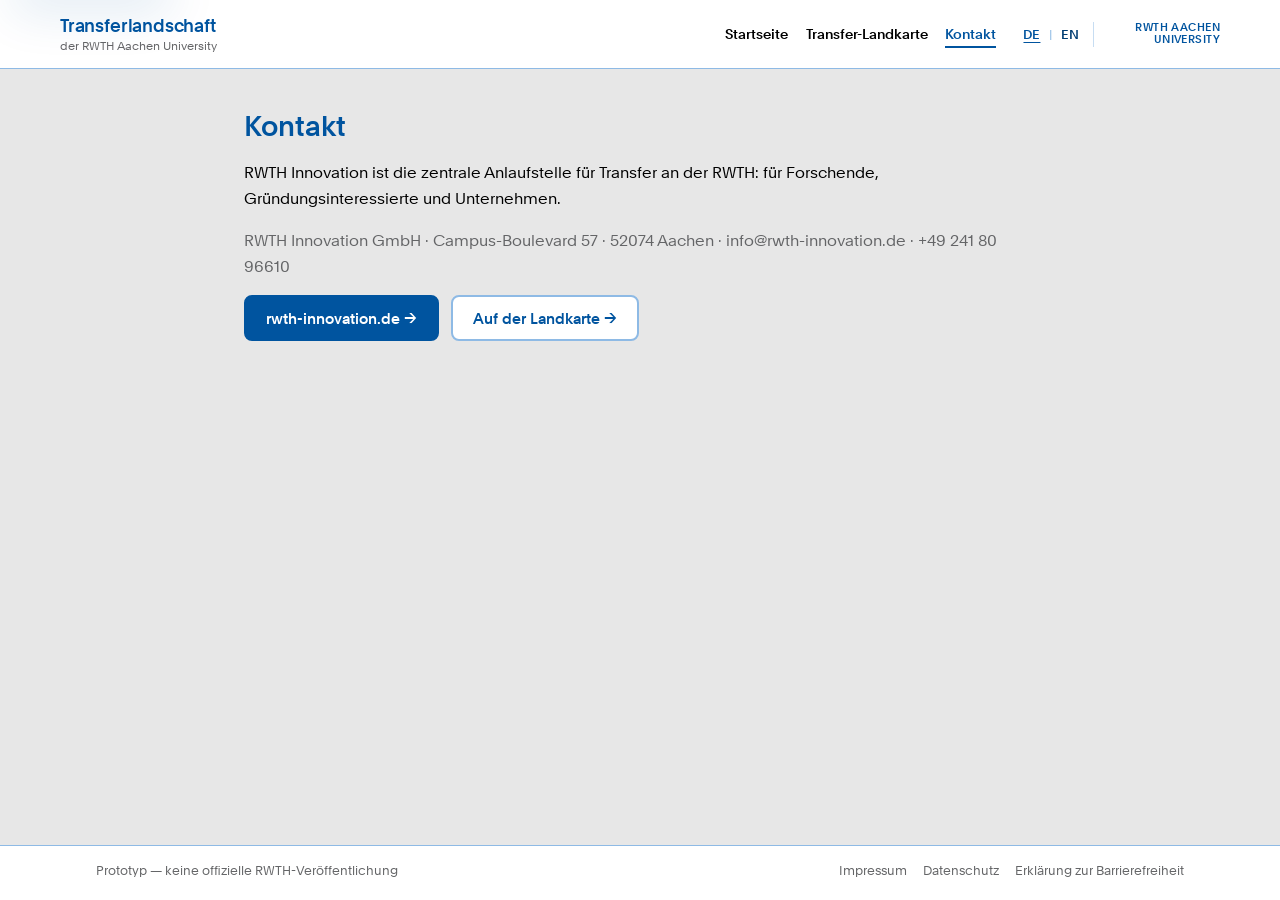
<file: kontakt.html>
<!DOCTYPE html>
<html lang="de">
<head>
  <meta charset="utf-8" />
  <meta name="viewport" content="width=device-width, initial-scale=1" />
  <title>Kontakt — Transferlandschaft</title>
  <link rel="stylesheet" href="assets/rwth-cms.css" />
  <link rel="stylesheet" href="assets/site.css" />
</head>
<body class="site-body" data-site-page="contact">
  <a class="site-skip" href="#content" data-i18n="skipContent">Zum Inhalt springen</a>

  <header class="site-header">
    <div class="site-header-inner">
      <a class="site-brand" data-nav="home" href="index.html">
        <strong data-i18n="siteBrandTitle">Transferlandschaft</strong>
        <span data-i18n="siteBrandSubtitle">der RWTH Aachen University</span>
      </a>
      <nav class="site-nav" aria-label="Hauptnavigation">
        <a data-nav="home" href="index.html" data-i18n="navHome">Startseite</a>
        <a data-nav="map" href="landkarte.html" data-i18n="navMap">Transfer-Landkarte</a>
        <a data-nav="contact" href="kontakt.html" data-i18n="navContact">Kontakt</a>
      </nav>
      <div class="site-header-tools">
        <div class="site-lang" id="lang-switch" role="group" aria-label="Sprache">
          <button type="button" id="lang-de" aria-pressed="true" lang="de">DE</button>
          <span class="sep" aria-hidden="true">|</span>
          <button type="button" id="lang-en" aria-pressed="false" lang="en">EN</button>
        </div>
        <div class="site-wordmark" aria-hidden="true">
          <div class="site-wordmark-text" data-i18n="wordmark">RWTH Aachen University</div>
        </div>
      </div>
    </div>
  </header>

  <main class="site-main" id="content" tabindex="-1">
    <div class="site-prose">
      <h1 data-i18n="contactTitle">Kontakt</h1>
      <p data-i18n="contactIntro">
        RWTH Innovation ist die zentrale Anlaufstelle für Transfer an der RWTH: für Forschende, Gründungsinteressierte und Unternehmen.
      </p>
      <p class="muted" data-i18n="contactNote">
        RWTH Innovation GmbH · Campus-Boulevard 57 · 52074 Aachen · info@rwth-innovation.de · +49 241 80 96610
      </p>
      <div class="site-cta-row">
        <a class="site-btn site-btn--primary" id="contact-external" href="https://www.rwth-innovation.de/de/" target="_blank" rel="noopener noreferrer" data-i18n="contactExternal">
          rwth-innovation.de →
        </a>
        <a class="site-btn site-btn--ghost" data-lang-link="landkarte.html?id=rwth-innovation" href="landkarte.html?id=rwth-innovation" data-i18n="contactMapLink">
          Auf der Landkarte →
        </a>
      </div>
    </div>
  </main>

  <footer class="site-footer">
    <div class="site-footer-inner">
      <span data-i18n="footerPrototype">Prototyp — keine offizielle RWTH-Veröffentlichung</span>
      <div class="site-footer-links">
        <a href="#" data-i18n="footerImprint">Impressum</a>
        <a href="#" data-i18n="footerPrivacy">Datenschutz</a>
        <a data-lang-link="accessibility.html" href="accessibility.html" data-i18n="a11yLink">Erklärung zur Barrierefreiheit</a>
      </div>
    </div>
  </footer>

  <script src="assets/i18n.js"></script>
  <script src="assets/site-i18n.js"></script>
  <script src="assets/site-chrome.js"></script>
  <script>
    window.TRANSFER_SITE.initPortal(function (lang) {
      var ext = document.getElementById("contact-external");
      if (ext) {
        ext.href = lang === "en"
          ? "https://www.rwth-innovation.de/en/"
          : "https://www.rwth-innovation.de/de/";
      }
    });
  </script>
</body>
</html>
</file>
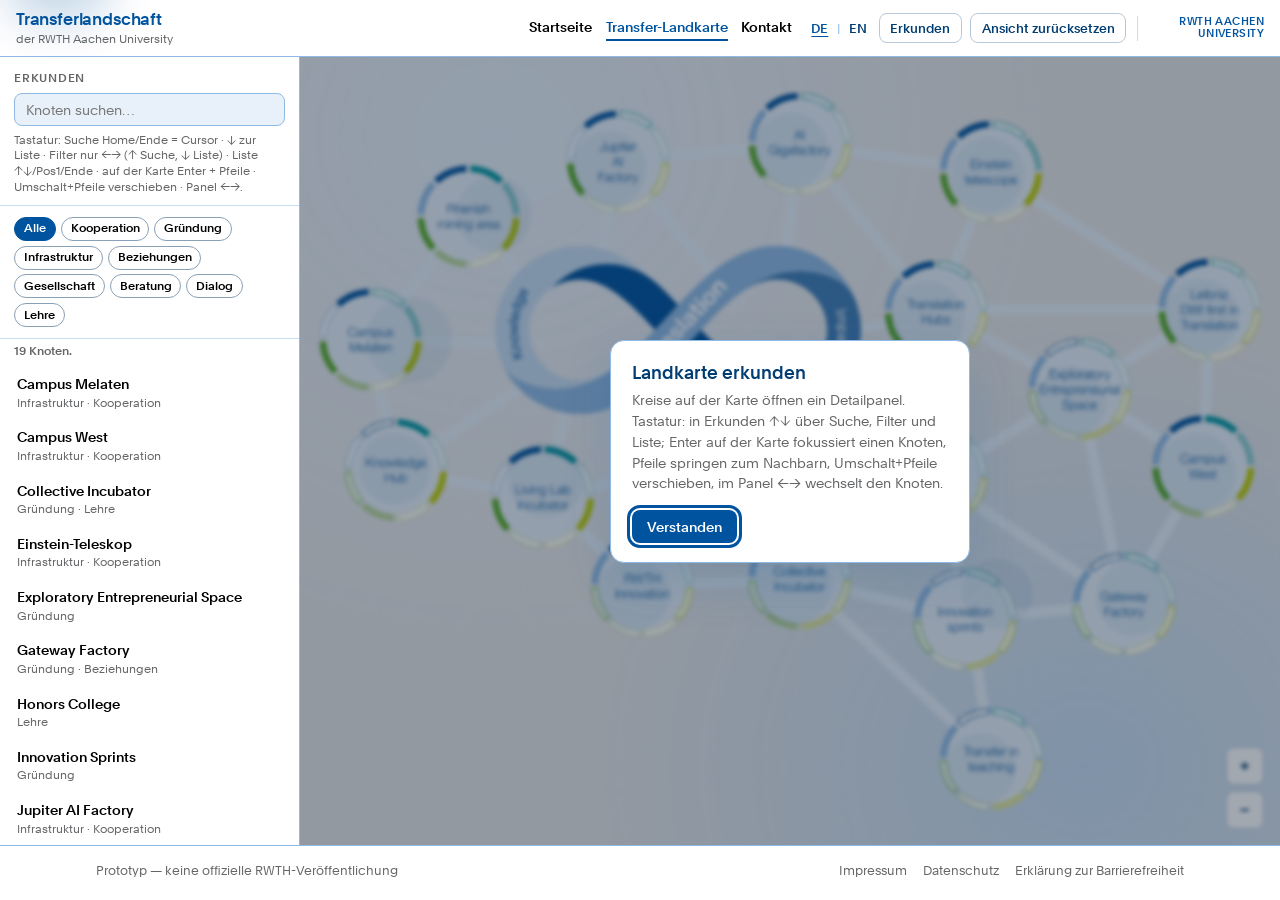
<file: landkarte.html>
<!DOCTYPE html>
<html lang="de">
<head>
  <meta charset="utf-8" />
  <meta name="viewport" content="width=device-width, initial-scale=1" />
  <title>RWTH Transfer-Landkarte — Kollaborativer, offener und verantwortungsvoller Transfer</title>
  <link rel="stylesheet" href="assets/rwth-cms.css" />
  <link rel="stylesheet" href="assets/site.css" />
  <style>
    :root {
      --rail-w: 300px;
      --sheet-w: 380px;
      --topbar-h: 3.4rem;
      --focus-ring-offset: var(--clr-white);
    }

    * { box-sizing: border-box; }
    html, body {
      margin: 0;
      height: 100%;
      font-family: var(--font-rwth);
      color: var(--ink);
      background: var(--clr-page);
    }

    .skip-links {
      position: absolute;
      z-index: 100;
      top: 0;
      left: 0;
    }
    .skip-links a {
      position: absolute;
      left: 0.75rem;
      top: 0.75rem;
      transform: translateY(-120%);
      background: var(--rwth-blue-deep);
      color: #fff;
      padding: 0.55rem 0.9rem;
      border-radius: 8px;
      font-weight: 600;
      font-size: 0.9rem;
      text-decoration: none;
      box-shadow: var(--shadow);
    }
    .skip-links a:focus {
      transform: translateY(0);
      outline: 3px solid var(--focus-accent);
      outline-offset: 2px;
    }

    :focus-visible {
      outline: 3px solid var(--focus-ring);
      outline-offset: 2px;
    }
    .map-tool:focus-visible,
    .zoom-fab button:focus-visible,
    .sheet-close:focus-visible,
    .rail-toggle:focus-visible,
    .filter-chip:focus-visible,
    .node-list li button:focus-visible,
    .search:focus-visible,
    .coach-card button:focus-visible,
    .more-link:focus-visible {
      outline: 3px solid var(--focus-ring);
      outline-offset: 2px;
    }

    .app {
      display: grid;
      grid-template-rows: auto 1fr auto;
      height: 100%;
      min-height: 100dvh;
    }

    .zoom-fab button,
    .sheet-close,
    .rail-toggle,
    .map-tool {
      appearance: none;
      border: 1px solid #b7c8da;
      background: #fff;
      color: var(--rwth-blue-deep);
      border-radius: 8px;
      padding: 0.4rem 0.7rem;
      font: inherit;
      font-size: 0.85rem;
      font-weight: 500;
      cursor: pointer;
    }
    .zoom-fab button:hover,
    .rail-toggle:hover,
    .map-tool:hover { background: #eef4fb; }

    /* Map fills remaining viewport under site chrome */
    .app .site-header {
      flex-shrink: 0;
    }
    .app .site-header-inner {
      max-width: none;
      padding: 0.55rem 1rem;
      min-height: 3.5rem;
      gap: 0.65rem 1rem;
    }
    .app .site-brand strong {
      font-size: 1.05rem;
    }
    .app .site-nav {
      gap: 0.15rem 0.85rem;
    }
    .app .site-nav a {
      font-size: 0.85rem;
    }
    .site-lang button:focus-visible {
      outline: 3px solid var(--focus-ring);
      outline-offset: 1px;
    }

    .workspace {
      display: grid;
      grid-template-columns: var(--rail-w) 1fr;
      min-height: 0;
      position: relative;
    }
    .workspace.rail-collapsed {
      grid-template-columns: 0 1fr;
    }
    .workspace.rail-collapsed .rail {
      width: 0;
      padding: 0;
      border: 0;
      overflow: hidden;
      opacity: 0;
      pointer-events: none;
    }

    /* —— Explorer rail —— */
    .rail {
      background: #fff;
      border-right: 1px solid var(--line);
      display: flex;
      flex-direction: column;
      min-height: 0;
      z-index: 15;
      transition: opacity 0.2s ease;
    }
    .rail-head {
      padding: 0.85rem 0.9rem 0.65rem;
      border-bottom: 1px solid var(--line-soft);
    }
    .rail-head h2 {
      margin: 0 0 0.55rem;
      font-size: 0.72rem;
      font-weight: 600;
      letter-spacing: 0.06em;
      text-transform: uppercase;
      color: var(--muted);
    }
    .search {
      width: 100%;
      border: 1px solid var(--line);
      border-radius: 8px;
      padding: 0.45rem 0.65rem;
      font: inherit;
      font-size: 0.88rem;
      background: var(--panel);
      color: var(--ink);
    }
    .search:focus,
    .search:focus-visible {
      outline: 3px solid var(--focus-ring);
      outline-offset: 2px;
      background: #fff;
    }

    .list-status {
      margin: 0;
      padding: 0.35rem 0.9rem 0.15rem;
      font-size: 0.72rem;
      font-weight: 500;
      color: var(--muted);
    }

    .kbd-hint {
      margin: 0.45rem 0 0;
      font-size: 0.72rem;
      line-height: 1.35;
      color: var(--muted);
    }

    .filters {
      display: flex;
      flex-wrap: wrap;
      gap: 0.3rem;
      padding: 0.65rem 0.9rem;
      border-bottom: 1px solid var(--line-soft);
    }
    .filter-chip {
      appearance: none;
      border: 1px solid #8aa0b5;
      background: #fff;
      color: var(--ink);
      border-radius: 999px;
      padding: 0.22rem 0.55rem;
      font: inherit;
      font-size: 0.72rem;
      font-weight: 500;
      cursor: pointer;
      line-height: 1.3;
    }
    .filter-chip:hover { border-color: #8aa8c4; color: var(--ink); }
    .filter-chip.active {
      background: var(--rwth-blue);
      border-color: var(--rwth-blue);
      color: #fff;
    }
    .filter-chip[data-area="collaboration"].active { background: var(--clr-blue); border-color: var(--clr-blue); }
    .filter-chip[data-area="entrepreneurship"].active { background: var(--clr-green); border-color: var(--clr-green); }
    .filter-chip[data-area="research-infra"].active { background: var(--clr-petrol); border-color: var(--clr-petrol); }
    .filter-chip[data-area="relationship"].active { background: var(--clr-lilac); border-color: var(--clr-lilac); }
    .filter-chip[data-area="society"].active { background: var(--clr-magenta); border-color: var(--clr-magenta); }
    .filter-chip[data-area="advice"].active { background: var(--clr-orange); border-color: var(--clr-orange); color: var(--clr-black); }
    .filter-chip[data-area="dialogue"].active { background: var(--clr-turquoise); border-color: var(--clr-turquoise); }
    .filter-chip[data-area="teaching"].active { background: var(--clr-red); border-color: var(--clr-red); }

    .node-list {
      list-style: none;
      margin: 0;
      padding: 0.35rem 0 1rem;
      overflow: auto;
      flex: 1;
      min-height: 0;
    }
    .node-list li button {
      appearance: none;
      width: 100%;
      text-align: left;
      border: 0;
      background: transparent;
      padding: 0.55rem 0.9rem;
      font: inherit;
      cursor: pointer;
      display: grid;
      gap: 0.15rem;
      border-left: 3px solid transparent;
    }
    .node-list li button:hover { background: var(--panel); }
    .node-list li button.active {
      background: #e8f1fa;
      border-left-color: var(--rwth-blue);
    }
    .node-list li button.dimmed { opacity: 0.35; }
    .node-list .n-title {
      font-size: 0.88rem;
      font-weight: 600;
      color: var(--ink);
      line-height: 1.3;
    }
    .node-list .n-meta {
      font-size: 0.72rem;
      color: var(--muted);
      line-height: 1.3;
    }
    .node-list .empty {
      padding: 1rem 0.9rem;
      font-size: 0.85rem;
      color: var(--muted);
    }

    /* —— Map stage —— */
    .stage-wrap {
      position: relative;
      overflow: hidden;
      min-width: 0;
      background:
        radial-gradient(ellipse at 20% 10%, var(--clr-blue-10) 0%, transparent 50%),
        radial-gradient(ellipse at 80% 90%, var(--clr-blue-25) 0%, transparent 45%),
        var(--clr-page);
    }

    .viewport {
      width: 100%;
      height: 100%;
      overflow: hidden;
      cursor: grab;
      touch-action: none;
    }
    .viewport.dragging { cursor: grabbing; }
    .viewport:focus-visible {
      outline: 3px solid var(--focus-ring);
      outline-offset: -3px;
    }

    .world {
      position: relative;
      transform-origin: 0 0;
      will-change: transform;
      width: 100%;
    }

    .map-frame {
      position: relative;
      width: 100%;
      line-height: 0;
      user-select: none;
    }

    .map-frame img.landscape,
    .map-frame object.landscape {
      width: 100%;
      height: auto;
      display: block;
      pointer-events: none;
    }

    .hotspot {
      position: absolute;
      border: 2px solid transparent;
      border-radius: 50%;
      background: rgba(0, 84, 159, 0.06);
      cursor: pointer;
      padding: 0;
      aspect-ratio: 1 / 1;
      height: auto;
      transform: translate(-50%, -50%);
      transition:
        box-shadow 0.2s ease,
        background 0.2s ease,
        border-color 0.2s ease,
        opacity 0.25s ease,
        filter 0.25s ease;
      z-index: 2;
      animation: hotspot-breathe 2.8s ease-in-out infinite;
    }
    @keyframes hotspot-breathe {
      0%, 100% { box-shadow: 0 0 0 0 rgba(0, 84, 159, 0.22); }
      50% { box-shadow: 0 0 0 8px rgba(0, 84, 159, 0.08); }
    }
    .hotspots-settled .hotspot {
      animation: none;
      background: transparent;
      box-shadow: none;
    }
    .hotspot:hover,
    .hotspot:focus-visible {
      animation: none;
      background: rgba(0, 84, 159, 0.14);
      border-color: var(--rwth-blue);
      box-shadow: 0 0 0 6px rgba(0, 84, 159, 0.18);
      z-index: 3;
    }
    .hotspot:focus-visible {
      outline: 3px solid var(--focus-accent);
      outline-offset: 3px;
    }
    .hotspot.active {
      animation: none;
      background: rgba(0, 84, 159, 0.18);
      border-color: var(--rwth-blue);
      box-shadow: 0 0 0 8px rgba(0, 84, 159, 0.22);
      z-index: 4;
    }
    .hotspot.dimmed {
      opacity: 0.22;
      filter: grayscale(0.4);
      animation: none;
      pointer-events: none;
    }
    .hotspots-visible .hotspot {
      animation: none;
      background: rgba(0, 84, 159, 0.1);
      border-color: rgba(0, 84, 159, 0.5);
      box-shadow: 0 0 0 1px rgba(255, 255, 255, 0.7);
    }

    .zoom-fab {
      position: absolute;
      right: 1rem;
      bottom: 1rem;
      z-index: 5;
      display: flex;
      flex-direction: column;
      gap: 0.35rem;
      transition: right 0.28s ease;
    }
    .workspace.sheet-open .zoom-fab {
      right: calc(var(--sheet-w) + 1rem);
    }
    .zoom-fab button {
      width: 2.4rem;
      height: 2.4rem;
      padding: 0;
      font-size: 1.2rem;
      font-weight: 600;
    }

    /* —— Detail side sheet —— */
    .sheet {
      position: absolute;
      top: 0;
      right: 0;
      bottom: 0;
      width: min(var(--sheet-w), 100%);
      background: #fff;
      border-left: 1px solid var(--line);
      box-shadow: -12px 0 40px rgba(15, 35, 60, 0.12);
      z-index: 20;
      display: flex;
      flex-direction: column;
      transform: translateX(105%);
      transition: transform 0.28s cubic-bezier(0.22, 1, 0.36, 1);
      pointer-events: none;
    }
    .sheet.open {
      transform: translateX(0);
      pointer-events: auto;
    }
    .sheet-head {
      display: flex;
      align-items: flex-start;
      justify-content: space-between;
      gap: 0.75rem;
      padding: 1rem 1rem 0.75rem;
      border-bottom: 1px solid var(--line-soft);
      flex-shrink: 0;
    }
    .sheet-head h2 {
      margin: 0;
      font-family: var(--font-rwth);
      font-size: 1.2rem;
      color: var(--rwth-blue-deep);
      line-height: 1.25;
    }
    .sheet-close {
      flex-shrink: 0;
      width: 2.1rem;
      height: 2.1rem;
      padding: 0;
      font-size: 1.35rem;
      line-height: 1;
      color: var(--muted);
      border: none;
      background: transparent;
    }
    .sheet-close:hover { color: var(--ink); background: var(--panel); }
    .sheet-body {
      padding: 0.9rem 1rem 1.4rem;
      overflow: auto;
      flex: 1;
      min-height: 0;
    }
    .badge-row {
      display: flex;
      flex-wrap: wrap;
      gap: 0.35rem;
      margin-bottom: 0.85rem;
    }
    .badge {
      display: inline-flex;
      align-items: center;
      font-size: 0.7rem;
      font-weight: 500;
      padding: 0.2rem 0.48rem;
      border-radius: 999px;
      border: 1px solid #9bb0c4;
      background: #eef3f8;
      color: #2a3a4a;
    }
    .badge.source-strategy {
      background: #e8f5e0;
      border-color: #7eb35a;
      color: #1f5a0e;
    }
    .badge.source-map {
      background: #e8f1fa;
      border-color: #7aa3c4;
      color: var(--rwth-blue-deep);
    }
    .badge.source-placeholder {
      background: #f7f1e4;
      border-color: #c4a86a;
      color: #5c440f;
    }
    .sheet-body p {
      margin: 0 0 0.85rem;
      font-size: 0.92rem;
      line-height: 1.55;
    }
    .sheet-body ul {
      margin: 0;
      padding-left: 1.1rem;
      display: grid;
      gap: 0.4rem;
    }
    .sheet-body li {
      font-size: 0.88rem;
      line-height: 1.4;
      color: #2c3a4a;
    }
    .more-link {
      display: inline-block;
      margin-top: 1.15rem;
      padding-top: 0.9rem;
      border-top: 1px solid var(--line-soft);
      width: 100%;
      color: var(--rwth-blue);
      font-weight: 600;
      font-size: 0.95rem;
      text-decoration: none;
    }
    .more-link:hover { text-decoration: underline; }
    .more-link-brief {
      margin-top: 0.45rem;
      padding-top: 0;
      border-top: none;
      font-weight: 500;
      font-size: 0.88rem;
      color: var(--muted);
    }
    .more-link-brief[hidden] { display: none; }

    /* —— Coach mark —— */
    .coach {
      position: absolute;
      inset: 0;
      z-index: 25;
      display: none;
      align-items: center;
      justify-content: center;
      padding: 1.25rem;
      background: rgba(12, 28, 48, 0.38);
      backdrop-filter: blur(2px);
    }
    .coach.show { display: flex; }
    .coach[hidden] { display: none !important; }
    .sheet[hidden] { display: none !important; }
    .coach-card {
      width: min(360px, 100%);
      background: #fff;
      border-radius: 14px;
      padding: 1.25rem 1.3rem 1.15rem;
      box-shadow: var(--shadow);
      border: 1px solid var(--line);
      text-align: left;
    }
    .coach-card h3 {
      margin: 0 0 0.45rem;
      font-family: var(--font-rwth);
      font-size: 1.15rem;
      color: var(--rwth-blue-deep);
    }
    .coach-card p {
      margin: 0 0 1rem;
      font-size: 0.9rem;
      line-height: 1.45;
      color: var(--muted);
    }
    .coach-card button {
      appearance: none;
      border: none;
      background: var(--rwth-blue);
      color: #fff;
      border-radius: 8px;
      padding: 0.5rem 0.95rem;
      font: inherit;
      font-size: 0.9rem;
      font-weight: 600;
      cursor: pointer;
    }
    .coach-card button:hover { background: var(--rwth-blue-deep); }

    .site-foot {
      display: flex;
      flex-wrap: wrap;
      gap: 0.75rem 1.25rem;
      align-items: center;
      justify-content: space-between;
      padding: 0.45rem 1.15rem;
      background: #fff;
      border-top: 1px solid var(--line);
      font-size: 0.78rem;
    }
    .site-foot a {
      color: var(--rwth-blue-deep);
      font-weight: 600;
      text-decoration: none;
    }
    .site-foot a:hover { text-decoration: underline; }
    .site-foot span { color: var(--muted); }

    .sr-only {
      position: absolute;
      width: 1px;
      height: 1px;
      padding: 0;
      margin: -1px;
      overflow: hidden;
      clip: rect(0, 0, 0, 0);
      border: 0;
    }

    @media (prefers-reduced-motion: reduce) {
      *,
      *::before,
      *::after {
        animation-duration: 0.01ms !important;
        animation-iteration-count: 1 !important;
        transition-duration: 0.01ms !important;
        scroll-behavior: auto !important;
      }
      .hotspot {
        animation: none !important;
      }
    }

    @media (max-width: 900px) {
      .workspace {
        grid-template-columns: 1fr;
      }
      .workspace.rail-collapsed {
        grid-template-columns: 1fr;
      }
      .rail {
        position: absolute;
        inset: 0 auto 0 0;
        width: min(var(--rail-w), 88vw);
        box-shadow: 12px 0 40px rgba(15, 35, 60, 0.14);
        transform: translateX(-105%);
        transition: transform 0.28s cubic-bezier(0.22, 1, 0.36, 1);
        opacity: 1;
        pointer-events: none;
      }
      .workspace.rail-open .rail {
        transform: translateX(0);
        pointer-events: auto;
      }
      .workspace.rail-collapsed .rail {
        width: min(var(--rail-w), 88vw);
        padding: unset;
        border-right: 1px solid var(--line);
        overflow: auto;
      }
      .sheet {
        top: auto;
        left: 0;
        right: 0;
        bottom: 0;
        width: 100%;
        height: min(58vh, 480px);
        border-left: none;
        border-top: 1px solid var(--line);
        border-radius: 16px 16px 0 0;
        transform: translateY(105%);
        box-shadow: 0 -12px 40px rgba(15, 35, 60, 0.14);
      }
      .sheet.open { transform: translateY(0); }
      .workspace.sheet-open .zoom-fab { right: 1rem; bottom: calc(min(58vh, 480px) + 0.75rem); }
      .app .site-brand span { display: none; }
      .app .site-wordmark { display: none; }
    }
  </style>
</head>
<body data-site-page="map">
  <div class="skip-links">
    <a href="#rail" id="skip-explore">Zur Erkunden-Liste springen</a>
    <a href="#main" id="skip-map">Zur Karte springen</a>
  </div>
  <div class="app">
    <header class="site-header site-header--map">
      <div class="site-header-inner">
        <a class="site-brand" id="site-brand-link" href="index.html">
          <strong id="brand-title">Transferlandschaft</strong>
          <span id="brand-subtitle">der RWTH Aachen University</span>
        </a>
        <nav class="site-nav" id="site-nav" aria-label="Hauptnavigation">
          <a data-nav="home" id="nav-home" href="index.html">Startseite</a>
          <a data-nav="map" id="nav-map" href="landkarte.html" aria-current="page">Transfer-Landkarte</a>
          <a data-nav="contact" id="nav-contact" href="kontakt.html">Kontakt</a>
        </nav>
        <div class="site-header-tools">
          <div class="site-lang" id="lang-switch" role="group" aria-label="Sprache">
            <button type="button" id="lang-de" aria-pressed="true" lang="de">DE</button>
            <span class="sep" aria-hidden="true">|</span>
            <button type="button" id="lang-en" aria-pressed="false" lang="en">EN</button>
          </div>
          <button type="button" class="map-tool rail-toggle" id="btn-rail" aria-expanded="true" aria-controls="rail">
            Erkunden
          </button>
          <button type="button" id="btn-hotspots" class="sr-only" aria-pressed="false" hidden>Anker zeigen</button>
          <button type="button" class="map-tool" id="btn-reset">Ansicht zurücksetzen</button>
          <div class="site-wordmark" aria-hidden="true">
            <div class="site-wordmark-text" id="site-wordmark">RWTH Aachen University</div>
          </div>
        </div>
      </div>
    </header>

    <div class="workspace" id="workspace">
      <aside class="rail" id="rail" aria-label="Knoten erkunden" tabindex="-1">
        <div class="rail-head">
          <h2 id="explore-heading">Erkunden</h2>
          <label class="sr-only" for="search" id="search-label">Knoten durchsuchen</label>
          <input class="search" id="search" type="search" placeholder="Knoten suchen…" autocomplete="off" />
          <p class="kbd-hint" id="explore-hint">
            Tastatur: Suche Home/Ende = Cursor · ↓ zur Liste · Filter nur ←→ (↑ Suche, ↓ Liste) · Liste ↑↓/Pos1/Ende · auf der Karte Enter + Pfeile · Umschalt+Pfeile verschieben · Panel ←→.
          </p>
        </div>
        <div class="filters" id="filters" role="group" aria-label="Nach Transferfeld filtern"></div>
        <p class="list-status" id="list-status" aria-live="polite" aria-atomic="true"></p>
        <ul class="node-list" id="node-list"></ul>
      </aside>

      <main class="stage-wrap" id="main">
        <div
          class="viewport"
          id="viewport"
          tabindex="0"
          role="region"
          aria-label="Transfer-Landkarte. Enter fokussiert einen Knoten; Pfeiltasten springen zum räumlichen Nachbarn; Umschalt+Pfeile verschieben die Karte; Plus und Minus zoomen; Pos1 setzt zurück. Im geöffneten Panel: Pfeil links/rechts zum vorherigen oder nächsten Knoten. Die Erkunden-Liste ist die Textalternative."
          title="Ziehen zum Verschieben · Mausrad oder Fingerpinch zum Zoomen · Enter und Pfeile für Knoten · Umschalt+Pfeile verschieben"
        >
          <div class="world" id="world">
            <div class="map-frame" id="map-frame">
              <img
                class="landscape"
                id="landscape"
                src="assets/landscape.svg"
                alt="Collaborative, Open and Responsible Transfer — RWTH Transfer-Netzwerk (SVG). Nutzen Sie die Erkunden-Liste für dieselben Knoten als Text."
                draggable="false"
              />
            </div>
          </div>
        </div>

        <div class="zoom-fab" id="zoom-fab" role="group" aria-label="Vergrößerung">
          <button type="button" id="btn-zoom-in" aria-label="Vergrößern">+</button>
          <button type="button" id="btn-zoom-out" aria-label="Verkleinern">−</button>
        </div>

        <div
          class="sheet"
          id="sheet"
          role="dialog"
          aria-modal="true"
          aria-hidden="true"
          aria-labelledby="sheet-title"
          hidden
        >
          <div class="sheet-head">
            <h2 id="sheet-title" tabindex="-1">Titel</h2>
            <button type="button" class="sheet-close" id="sheet-close" aria-label="Details schließen">×</button>
          </div>
          <div class="sheet-body">
            <div class="badge-row" id="sheet-badges"></div>
            <p id="sheet-summary"></p>
            <ul id="sheet-bullets"></ul>
            <a class="more-link" id="sheet-more" href="#">Weitere Informationen →</a>
            <a class="more-link more-link-brief" id="sheet-brief" href="#" hidden>Landschafts-Kurzinfo →</a>
          </div>
        </div>

        <div class="coach" id="coach" role="dialog" aria-modal="true" aria-labelledby="coach-title" hidden>
          <div class="coach-card">
            <h3 id="coach-title">Landkarte erkunden</h3>
            <p id="coach-body">
              Kreise auf der Karte öffnen ein Detailpanel. Die Erkunden-Liste ist der barrierefreie Weg zu jedem Knoten
              (inkl. Suche und Filter). Ziehen oder Pfeiltasten zum Verschieben; Mausrad, Fingerpinch oder +/− zum Zoomen.
            </p>
            <button type="button" id="coach-dismiss">Verstanden</button>
          </div>
        </div>
      </main>
    </div>
    <footer class="site-footer">
      <div class="site-footer-inner">
        <span id="footer-prototype">Prototyp — keine offizielle RWTH-Veröffentlichung</span>
        <div class="site-footer-links">
          <a href="#" id="footer-imprint">Impressum</a>
          <a href="#" id="footer-privacy">Datenschutz</a>
          <a href="accessibility.html" id="a11y-link">Erklärung zur Barrierefreiheit</a>
        </div>
      </div>
    </footer>
  </div>

  <script src="assets/i18n.js"></script>
  <script src="assets/site-i18n.js"></script>
  <script src="assets/nodes.js"></script>
  <script>
    (function () {
      const I18N = window.TRANSFER_I18N;
      const nodes = window.TRANSFER_NODES || [];
      const areaLabels = window.TRANSFER_AREA_LABELS || {};
      const L = I18N.L;
      const format = I18N.format;
      const withLangParam = I18N.withLangParam;

      let lang = I18N.detectLang();
      I18N.setLang(lang);

      const COACH_KEY = "rwth-transfer-coach-v1";

      const workspace = document.getElementById("workspace");
      const viewport = document.getElementById("viewport");
      const world = document.getElementById("world");
      const mapFrame = document.getElementById("map-frame");
      const landscape = document.getElementById("landscape");
      const sheet = document.getElementById("sheet");
      const nodeList = document.getElementById("node-list");
      const listStatus = document.getElementById("list-status");
      const filtersEl = document.getElementById("filters");
      const searchEl = document.getElementById("search");
      const btnRail = document.getElementById("btn-rail");
      const btnHotspots = document.getElementById("btn-hotspots");
      const btnReset = document.getElementById("btn-reset");
      const coach = document.getElementById("coach");
      const sheetClose = document.getElementById("sheet-close");
      const sheetTitle = document.getElementById("sheet-title");
      const coachDismiss = document.getElementById("coach-dismiss");
      const langDe = document.getElementById("lang-de");
      const langEn = document.getElementById("lang-en");

      let activeId = null;
      let activeFilter = null;
      let query = "";
      let settled = false;
      let sheetReturnFocus = null;
      let coachReturnFocus = null;

      const params = new URLSearchParams(location.search);
      const debug = params.get("debug") === "1";

      if (debug) {
        btnHotspots.hidden = false;
        btnHotspots.classList.remove("sr-only");
      }

      function u() {
        return I18N.ui(lang);
      }

      function areaShort(key) {
        return (u().areaShort && u().areaShort[key]) || key;
      }

      function sourceLabel(key) {
        return (u().sourceLabel && u().sourceLabel[key]) || key || "—";
      }

      function areaLabelFull(key) {
        return L(areaLabels[key], lang) || key;
      }

      function nodeTitle(node) {
        return L(node.title, lang);
      }

      function nodeSummary(node) {
        return L(node.summary, lang);
      }

      function nodeBullets(node) {
        const b = L(node.bullets, lang);
        return Array.isArray(b) ? b : [];
      }

      function syncLangUrl() {
        const url = new URL(location.href);
        url.searchParams.set("lang", lang);
        if (debug) url.searchParams.set("debug", "1");
        if (activeId) url.searchParams.set("id", activeId);
        else url.searchParams.delete("id");
        history.replaceState(null, "", url);
      }

      function applyChrome() {
        const t = u();
        document.documentElement.lang = lang;
        document.title = t.docTitle;
        document.getElementById("brand-title").textContent = t.siteBrandTitle || t.brandTitle;
        document.getElementById("brand-subtitle").textContent = t.siteBrandSubtitle || t.brandSubtitle;
        document.getElementById("site-brand-link").href = withLangParam("index.html", lang);
        document.getElementById("nav-home").textContent = t.navHome || "Startseite";
        document.getElementById("nav-home").href = withLangParam("index.html", lang);
        document.getElementById("nav-map").textContent = t.navMap || "Transfer-Landkarte";
        document.getElementById("nav-map").href = withLangParam("landkarte.html", lang);
        document.getElementById("nav-contact").textContent = t.navContact || "Kontakt";
        document.getElementById("nav-contact").href = withLangParam("kontakt.html", lang);
        const wordmark = document.getElementById("site-wordmark");
        if (wordmark) wordmark.textContent = t.wordmark || "RWTH Aachen University";
        document.getElementById("skip-explore").textContent = t.skipExplore;
        document.getElementById("skip-map").textContent = t.skipMap;
        document.getElementById("lang-switch").setAttribute("aria-label", t.langSwitchLabel);
        langDe.setAttribute("aria-pressed", String(lang === "de"));
        langEn.setAttribute("aria-pressed", String(lang === "en"));
        btnRail.textContent = t.explore;
        btnReset.textContent = t.resetView;
        if (!btnHotspots.hidden) {
          const on = mapFrame.classList.contains("hotspots-visible");
          btnHotspots.textContent = on ? t.hideAnchors : t.showAnchors;
        }
        document.getElementById("rail").setAttribute("aria-label", t.railAria);
        document.getElementById("explore-heading").textContent = t.exploreHeading;
        document.getElementById("search-label").textContent = t.searchLabel;
        searchEl.placeholder = t.searchPlaceholder;
        document.getElementById("explore-hint").textContent = t.exploreHint;
        filtersEl.setAttribute("aria-label", t.filterGroup);
        viewport.setAttribute("aria-label", t.mapRegion);
        viewport.title = t.mapTitle;
        landscape.alt = t.mapAlt;
        document.getElementById("zoom-fab").setAttribute("aria-label", t.zoomGroup);
        document.getElementById("btn-zoom-in").setAttribute("aria-label", t.zoomIn);
        document.getElementById("btn-zoom-out").setAttribute("aria-label", t.zoomOut);
        sheetClose.setAttribute("aria-label", t.closeDetails);
        document.getElementById("sheet-more").textContent = t.moreInfo;
        document.getElementById("sheet-brief").textContent = t.landscapeBrief;
        document.getElementById("coach-title").textContent = t.coachTitle;
        document.getElementById("coach-body").textContent = t.coachBody;
        coachDismiss.textContent = t.coachDismiss;
        document.getElementById("footer-prototype").textContent = t.footerPrototype;
        const imprint = document.getElementById("footer-imprint");
        const privacy = document.getElementById("footer-privacy");
        if (imprint) imprint.textContent = t.footerImprint || "Impressum";
        if (privacy) privacy.textContent = t.footerPrivacy || "Datenschutz";
        const a11y = document.getElementById("a11y-link");
        a11y.textContent = t.a11yLink;
        a11y.href = withLangParam("accessibility.html", lang);
        rebuildFilters();
      }

      function setLanguage(next) {
        lang = I18N.setLang(next);
        applyChrome();
        placeHotspots();
        renderList();
        if (activeId) openNode(activeId, { keepFocus: true });
        syncLangUrl();
      }

      langDe.addEventListener("click", () => setLanguage("de"));
      langEn.addEventListener("click", () => setLanguage("en"));

      function getFocusable(container) {
        return Array.from(
          container.querySelectorAll(
            'a[href], button:not([disabled]), input:not([disabled]), select:not([disabled]), textarea:not([disabled]), [tabindex]:not([tabindex="-1"])'
          )
        ).filter((el) => !el.hasAttribute("hidden") && el.getAttribute("aria-hidden") !== "true");
      }

      function trapFocus(e, container) {
        if (e.key !== "Tab") return;
        const focusable = getFocusable(container);
        if (!focusable.length) {
          e.preventDefault();
          return;
        }
        const first = focusable[0];
        const last = focusable[focusable.length - 1];
        if (e.shiftKey && document.activeElement === first) {
          e.preventDefault();
          last.focus();
        } else if (!e.shiftKey && document.activeElement === last) {
          e.preventDefault();
          first.focus();
        }
      }

      function rebuildFilters() {
        const t = u();
        filtersEl.innerHTML = "";
        const allBtn = document.createElement("button");
        allBtn.type = "button";
        allBtn.className = "filter-chip" + (activeFilter ? "" : " active");
        allBtn.textContent = t.filterAll;
        allBtn.dataset.area = "";
        allBtn.setAttribute("aria-pressed", String(!activeFilter));
        filtersEl.appendChild(allBtn);

        Object.keys(t.areaShort).forEach((key) => {
          const btn = document.createElement("button");
          btn.type = "button";
          btn.className = "filter-chip" + (activeFilter === key ? " active" : "");
          btn.dataset.area = key;
          btn.title = areaLabelFull(key);
          btn.textContent = areaShort(key);
          btn.setAttribute("aria-pressed", String(activeFilter === key));
          filtersEl.appendChild(btn);
        });
      }

      filtersEl.addEventListener("click", (e) => {
        const btn = e.target.closest(".filter-chip");
        if (!btn) return;
        activeFilter = btn.dataset.area || null;
        filtersEl.querySelectorAll(".filter-chip").forEach((c) => {
          const on = c === btn;
          c.classList.toggle("active", on);
          c.setAttribute("aria-pressed", String(on));
        });
        applyFilterHighlight();
        renderList();
      });

      searchEl.addEventListener("input", () => {
        query = searchEl.value.trim().toLowerCase();
        renderList();
      });

      function nodeMatches(node) {
        if (activeFilter && !(node.areas || []).includes(activeFilter)) return false;
        if (!query) return true;
        const parts = [
          L(node.title, "de"),
          L(node.title, "en"),
          L(node.summary, "de"),
          L(node.summary, "en")
        ];
        const bulletsDe = L(node.bullets, "de");
        const bulletsEn = L(node.bullets, "en");
        if (Array.isArray(bulletsDe)) parts.push.apply(parts, bulletsDe);
        if (Array.isArray(bulletsEn)) parts.push.apply(parts, bulletsEn);
        return parts.join(" ").toLowerCase().includes(query);
      }

      function updateListStatus(count, total) {
        if (!listStatus) return;
        const t = u();
        if (query || activeFilter) {
          listStatus.textContent =
            count === 0
              ? t.listStatusEmpty
              : format(t.listStatusFiltered, { shown: count, total: total });
        } else {
          listStatus.textContent = format(t.listStatusAll, { n: total });
        }
      }

      function renderList() {
        const locale = lang === "de" ? "de" : "en";
        const sorted = nodes.slice().sort((a, b) =>
          nodeTitle(a).localeCompare(nodeTitle(b), locale)
        );
        const visible = sorted.filter(nodeMatches);
        updateListStatus(visible.length, nodes.length);
        if (!visible.length) {
          nodeList.innerHTML = '<li class="empty">' + u().listEmpty + "</li>";
          return;
        }
        nodeList.innerHTML = "";
        visible.forEach((node) => {
          const li = document.createElement("li");
          const btn = document.createElement("button");
          btn.type = "button";
          btn.dataset.id = node.id;
          if (node.id === activeId) btn.classList.add("active");
          const areas = (node.areas || [])
            .slice(0, 2)
            .map((a) => areaShort(a))
            .join(" · ");
          btn.innerHTML = '<span class="n-title"></span><span class="n-meta"></span>';
          btn.querySelector(".n-title").textContent = nodeTitle(node);
          btn.querySelector(".n-meta").textContent = areas || sourceLabel(node.source) || "";
          btn.addEventListener("click", () => openNode(node.id, { fromList: true }));
          li.appendChild(btn);
          nodeList.appendChild(li);
        });
      }

      function navigableNodes() {
        return nodes.filter(
          (n) => !activeFilter || (n.areas || []).includes(activeFilter)
        );
      }

      function orderedNavigable() {
        const locale = lang === "de" ? "de" : "en";
        return navigableNodes()
          .slice()
          .sort((a, b) => nodeTitle(a).localeCompare(nodeTitle(b), locale));
      }

      function siblingNode(id, delta) {
        const list = orderedNavigable();
        if (!list.length) return null;
        const i = list.findIndex((n) => n.id === id);
        if (i < 0) return list[0];
        return list[(i + delta + list.length) % list.length];
      }

      function findSpatialNeighbor(fromId, dir) {
        const from = nodes.find((n) => n.id === fromId);
        if (!from || from.onMap === false) return null;
        const dx = dir === "left" ? -1 : dir === "right" ? 1 : 0;
        const dy = dir === "up" ? -1 : dir === "down" ? 1 : 0;
        let best = null;
        let bestScore = Infinity;
        navigableNodes().forEach((n) => {
          if (n.id === fromId || n.onMap === false) return;
          const vx = n.x - from.x;
          const vy = n.y - from.y;
          const dist = Math.hypot(vx, vy);
          if (dist < 0.01) return;
          const forward = vx * dx + vy * dy;
          if (forward <= 0.25) return;
          const cos = forward / dist;
          if (cos < 0.25) return;
          const score = dist / (cos * cos);
          if (score < bestScore) {
            bestScore = score;
            best = n;
          }
        });
        return best;
      }

      function syncHotspotTabindex(preferredId) {
        const nav = navigableNodes();
        const preferred =
          preferredId && nav.some((n) => n.id === preferredId)
            ? preferredId
            : activeId && nav.some((n) => n.id === activeId)
              ? activeId
              : nav[0]
                ? nav[0].id
                : null;
        mapFrame.querySelectorAll(".hotspot").forEach((el) => {
          const match = !el.classList.contains("dimmed");
          if (!match) {
            el.tabIndex = -1;
            el.setAttribute("aria-disabled", "true");
            return;
          }
          el.removeAttribute("aria-disabled");
          el.tabIndex = el.dataset.id === preferred ? 0 : -1;
        });
      }

      function focusHotspot(id, opts) {
        opts = opts || {};
        const node = nodes.find((n) => n.id === id);
        if (!node) return;
        syncHotspotTabindex(id);
        const el = mapFrame.querySelector('.hotspot[data-id="' + id + '"]');
        if (!el || el.classList.contains("dimmed")) return;
        if (!opts.skipPan) focusNode(node);
        el.focus({ preventScroll: true });
      }

      function applyFilterHighlight() {
        mapFrame.querySelectorAll(".hotspot").forEach((el) => {
          const node = nodes.find((n) => n.id === el.dataset.id);
          const match =
            !activeFilter || (node && (node.areas || []).includes(activeFilter));
          el.classList.toggle("dimmed", !match);
        });
        syncHotspotTabindex(activeId);
      }

      function placeHotspots() {
        mapFrame.querySelectorAll(".hotspot").forEach((el) => el.remove());
        nodes.forEach((node) => {
          if (node.onMap === false) return;
          const btn = document.createElement("button");
          btn.type = "button";
          btn.className = "hotspot";
          btn.dataset.id = node.id;
          btn.tabIndex = -1;
          btn.setAttribute(
            "aria-label",
            format(u().openDetails, { title: nodeTitle(node) })
          );
          btn.style.left = node.x + "%";
          btn.style.top = node.y + "%";
          btn.style.width = node.r * 2 + "%";
          btn.addEventListener("click", (e) => {
            e.stopPropagation();
            openNode(node.id);
          });
          btn.addEventListener("focus", () => {
            syncHotspotTabindex(node.id);
          });
          mapFrame.appendChild(btn);
        });
        applyFilterHighlight();
        if (!settled) {
          setTimeout(() => {
            mapFrame.classList.add("hotspots-settled");
            settled = true;
          }, 4500);
        } else {
          mapFrame.classList.add("hotspots-settled");
        }
      }

      function openNode(id, opts) {
        const node = nodes.find((n) => n.id === id);
        if (!node) return;
        opts = opts || {};
        activeId = id;
        const t = u();
        const title = nodeTitle(node);

        if (!sheet.classList.contains("open") && !opts.keepFocus) {
          sheetReturnFocus = document.activeElement;
        }

        document.querySelectorAll(".hotspot").forEach((el) => {
          el.classList.toggle("active", el.dataset.id === id);
        });
        nodeList.querySelectorAll("button").forEach((el) => {
          el.classList.toggle("active", el.dataset.id === id);
        });
        syncHotspotTabindex(id);

        sheetTitle.textContent = title;
        document.getElementById("sheet-summary").textContent = nodeSummary(node);

        const badges = document.getElementById("sheet-badges");
        badges.innerHTML = "";
        const src = document.createElement("span");
        src.className = "badge source-" + (node.source || "placeholder");
        src.textContent = sourceLabel(node.source);
        badges.appendChild(src);
        (node.areas || []).forEach((a) => {
          const b = document.createElement("span");
          b.className = "badge";
          b.textContent = areaShort(a);
          b.title = areaLabelFull(a);
          badges.appendChild(b);
        });

        const ul = document.getElementById("sheet-bullets");
        ul.innerHTML = "";
        nodeBullets(node).forEach((item) => {
          const li = document.createElement("li");
          li.textContent = item;
          ul.appendChild(li);
        });

        const more = document.getElementById("sheet-more");
        const brief = document.getElementById("sheet-brief");
        const detailHref = withLangParam(
          "detail.html?id=" + encodeURIComponent(node.id),
          lang
        );
        if (node.moreUrl) {
          more.href = node.moreUrl;
          more.target = "_blank";
          more.rel = "noopener noreferrer";
          more.setAttribute(
            "aria-label",
            format(t.moreInfoAriaNewTab, { title: title })
          );
          brief.hidden = false;
          brief.href = detailHref;
          brief.setAttribute("aria-label", format(t.briefAria, { title: title }));
        } else {
          more.href = detailHref;
          more.removeAttribute("target");
          more.removeAttribute("rel");
          more.setAttribute("aria-label", format(t.moreInfoAria, { title: title }));
          brief.hidden = true;
          brief.removeAttribute("href");
        }

        sheet.hidden = false;
        sheet.classList.add("open");
        sheet.setAttribute("aria-hidden", "false");
        workspace.classList.add("sheet-open");

        syncLangUrl();
        focusNode(node);

        if (!opts.keepFocus) {
          requestAnimationFrame(() => {
            sheetClose.focus();
          });
        }

        if (opts.fromList && window.matchMedia("(max-width: 900px)").matches) {
          workspace.classList.remove("rail-open");
          btnRail.setAttribute("aria-expanded", "false");
        }

        dismissCoach(true);
      }

      function closeSheet() {
        if (!sheet.classList.contains("open") && sheet.hidden) return;
        const returnTo = sheetReturnFocus;
        sheetReturnFocus = null;
        activeId = null;
        sheet.classList.remove("open");
        sheet.setAttribute("aria-hidden", "true");
        sheet.hidden = true;
        workspace.classList.remove("sheet-open");
        document.querySelectorAll(".hotspot.active").forEach((el) => el.classList.remove("active"));
        nodeList.querySelectorAll("button.active").forEach((el) => el.classList.remove("active"));
        syncHotspotTabindex(null);
        syncLangUrl();
        if (returnTo && typeof returnTo.focus === "function") {
          returnTo.focus();
        }
      }

      sheetClose.addEventListener("click", closeSheet);
      document.addEventListener("keydown", (e) => {
        if (coach.classList.contains("show")) {
          trapFocus(e, coach);
          if (e.key === "Escape") {
            e.preventDefault();
            dismissCoach();
          }
          return;
        }
        if (sheet.classList.contains("open")) {
          if (
            (e.key === "ArrowLeft" || e.key === "ArrowRight" || e.key === "[" || e.key === "]") &&
            !e.altKey &&
            !e.metaKey &&
            !e.ctrlKey
          ) {
            const tag = (e.target && e.target.tagName) || "";
            if (tag !== "INPUT" && tag !== "TEXTAREA" && tag !== "SELECT") {
              e.preventDefault();
              const delta =
                e.key === "ArrowLeft" || e.key === "[" ? -1 : 1;
              const next = siblingNode(activeId, delta);
              if (next) {
                openNode(next.id, { keepFocus: true });
                requestAnimationFrame(() => {
                  sheetTitle.focus();
                });
              }
              return;
            }
          }
          trapFocus(e, sheet);
          if (e.key === "Escape") {
            e.preventDefault();
            closeSheet();
          }
        }
      });

      const rail = document.getElementById("rail");

      function getFilterChips() {
        return Array.from(filtersEl.querySelectorAll(".filter-chip"));
      }

      function getListRows() {
        return Array.from(nodeList.querySelectorAll("button[data-id]"));
      }

      function focusEl(el) {
        if (!el) return;
        el.focus();
        if (el !== searchEl) {
          el.scrollIntoView({ block: "nearest", inline: "nearest" });
        }
      }

      rail.addEventListener("keydown", (e) => {
        if (coach.classList.contains("show") || sheet.classList.contains("open")) return;
        if (!rail.contains(e.target)) return;

        const chips = getFilterChips();
        const rows = getListRows();
        const onSearch = e.target === searchEl;
        const onChip = !!(e.target.classList && e.target.classList.contains("filter-chip"));
        const listBtn = e.target.closest && e.target.closest("button[data-id]");
        const onList = !!listBtn;

        if (e.isComposing) return;

        // —— Search (editable field): caret keys stay native; ↓ → first result ——
        if (onSearch) {
          if (
            e.key === "ArrowLeft" ||
            e.key === "ArrowRight" ||
            e.key === "Home" ||
            e.key === "End"
          ) {
            return;
          }
          if (e.key === "ArrowDown") {
            e.preventDefault();
            focusEl(rows[0] || chips[0]);
          }
          return;
        }

        // —— Filters (toolbar / radiogroup): ←→ within; ↑ search; ↓ first list ——
        if (onChip) {
          const ci = chips.indexOf(e.target);
          if (ci < 0) return;
          if (e.key === "ArrowLeft" || e.key === "ArrowRight") {
            const ni = e.key === "ArrowLeft" ? ci - 1 : ci + 1;
            e.preventDefault();
            if (ni < 0) {
              focusEl(searchEl);
              return;
            }
            if (ni >= chips.length) {
              focusEl(rows[0] || chips[chips.length - 1]);
              return;
            }
            focusEl(chips[ni]);
            return;
          }
          if (e.key === "ArrowUp") {
            e.preventDefault();
            focusEl(searchEl);
            return;
          }
          if (e.key === "ArrowDown") {
            e.preventDefault();
            focusEl(rows[0]);
            return;
          }
          if (e.key === "Home") {
            e.preventDefault();
            focusEl(chips[0]);
            return;
          }
          if (e.key === "End") {
            e.preventDefault();
            focusEl(chips[chips.length - 1]);
            return;
          }
          return;
        }

        // —— List (listbox): ↑↓ Home/End within list; ↑ on first → search ——
        if (onList) {
          const li = rows.indexOf(listBtn);
          if (li < 0) return;
          let target = null;
          if (e.key === "ArrowDown") {
            if (li < rows.length - 1) target = rows[li + 1];
          } else if (e.key === "ArrowUp") {
            if (li > 0) target = rows[li - 1];
            else target = searchEl;
          } else if (e.key === "Home") {
            target = rows[0];
          } else if (e.key === "End") {
            target = rows[rows.length - 1];
          } else {
            return;
          }
          if (!target || target === listBtn) return;
          e.preventDefault();
          focusEl(target);
        }
      });

      mapFrame.addEventListener("keydown", (e) => {
        const hotspot = e.target.closest(".hotspot");
        if (!hotspot || hotspot.classList.contains("dimmed")) return;
        if (coach.classList.contains("show") || sheet.classList.contains("open")) return;

        const panStep = e.shiftKey ? 80 : 40;
        if (e.shiftKey && (e.key === "ArrowLeft" || e.key === "ArrowRight" || e.key === "ArrowUp" || e.key === "ArrowDown")) {
          e.preventDefault();
          e.stopPropagation();
          if (e.key === "ArrowLeft") panBy(panStep, 0);
          else if (e.key === "ArrowRight") panBy(-panStep, 0);
          else if (e.key === "ArrowUp") panBy(0, panStep);
          else panBy(0, -panStep);
          return;
        }

        const dir =
          e.key === "ArrowLeft"
            ? "left"
            : e.key === "ArrowRight"
              ? "right"
              : e.key === "ArrowUp"
                ? "up"
                : e.key === "ArrowDown"
                  ? "down"
                  : null;
        if (dir) {
          e.preventDefault();
          e.stopPropagation();
          const next = findSpatialNeighbor(hotspot.dataset.id, dir);
          if (next) focusHotspot(next.id);
          return;
        }

        if (e.key === "[" || e.key === "]") {
          e.preventDefault();
          e.stopPropagation();
          const next = siblingNode(hotspot.dataset.id, e.key === "[" ? -1 : 1);
          if (next) focusHotspot(next.id);
        }
      });

      function showCoachIfNeeded() {
        try {
          if (localStorage.getItem(COACH_KEY)) return;
        } catch (_) {}
        if (params.get("id")) return;
        coachReturnFocus = document.activeElement;
        coach.hidden = false;
        coach.classList.add("show");
        requestAnimationFrame(() => {
          coachDismiss.focus();
        });
      }
      function dismissCoach(silent) {
        if (!coach.classList.contains("show") && coach.hidden) {
          /* already closed */
        } else {
          coach.classList.remove("show");
          coach.hidden = true;
          const returnTo = coachReturnFocus;
          coachReturnFocus = null;
          if (!silent && returnTo && typeof returnTo.focus === "function") {
            returnTo.focus();
          }
        }
        try {
          localStorage.setItem(COACH_KEY, "1");
        } catch (_) {}
      }
      coachDismiss.addEventListener("click", () => dismissCoach());
      coach.addEventListener("click", (e) => {
        if (e.target === coach) dismissCoach();
      });

      function syncRailForViewport() {
        const mobile = window.matchMedia("(max-width: 900px)").matches;
        if (mobile) {
          workspace.classList.remove("rail-collapsed");
          workspace.classList.remove("rail-open");
          btnRail.setAttribute("aria-expanded", "false");
        } else {
          workspace.classList.remove("rail-open");
          workspace.classList.remove("rail-collapsed");
          btnRail.setAttribute("aria-expanded", "true");
        }
      }
      btnRail.addEventListener("click", () => {
        const mobile = window.matchMedia("(max-width: 900px)").matches;
        if (mobile) {
          const open = workspace.classList.toggle("rail-open");
          btnRail.setAttribute("aria-expanded", String(open));
          if (open) {
            searchEl.focus();
          }
        } else {
          const collapsed = workspace.classList.toggle("rail-collapsed");
          btnRail.setAttribute("aria-expanded", String(!collapsed));
        }
        requestAnimationFrame(() => {
          if (activeId) {
            const node = nodes.find((n) => n.id === activeId);
            if (node) focusNode(node);
          } else {
            fitInitial();
          }
        });
      });

      if (debug) {
        btnHotspots.addEventListener("click", () => {
          const on = mapFrame.classList.toggle("hotspots-visible");
          btnHotspots.classList.toggle("active", on);
          btnHotspots.setAttribute("aria-pressed", String(on));
          btnHotspots.textContent = on ? u().hideAnchors : u().showAnchors;
        });
      }

      let scale = 1;
      let tx = 0;
      let ty = 0;
      let dragging = false;
      let lastX = 0;
      let lastY = 0;
      let moved = false;
      const MIN = 0.35;
      const MAX = 3.2;
      const FIT_PAD = 0.96;

      function applyTransform() {
        world.style.transform = "translate(" + tx + "px, " + ty + "px) scale(" + scale + ")";
      }

      function clampPan() {
        const rect = viewport.getBoundingClientRect();
        const w = world.offsetWidth * scale;
        const h = world.offsetHeight * scale;

        if (w <= rect.width) {
          tx = (rect.width - w) / 2;
        } else {
          tx = Math.min(0, Math.max(rect.width - w, tx));
        }

        if (h <= rect.height) {
          ty = (rect.height - h) / 2;
        } else {
          ty = Math.min(0, Math.max(rect.height - h, ty));
        }
      }

      function zoomAt(clientX, clientY, nextScale) {
        const rect = viewport.getBoundingClientRect();
        const x = clientX - rect.left;
        const y = clientY - rect.top;
        const prev = scale;
        scale = Math.min(MAX, Math.max(MIN, nextScale));
        const ratio = scale / prev;
        tx = x - (x - tx) * ratio;
        ty = y - (y - ty) * ratio;
        clampPan();
        applyTransform();
      }

      /** Fit the full landscape in the viewport and center it. */
      function fitInitial() {
        let attempts = 0;
        function run() {
          const vr = viewport.getBoundingClientRect();
          const ww = world.offsetWidth;
          const wh = world.offsetHeight;
          if ((!ww || !wh || !vr.width || !vr.height) && attempts < 12) {
            attempts += 1;
            requestAnimationFrame(run);
            return;
          }
          if (!ww || !wh || !vr.width || !vr.height) return;

          const fitScale = Math.min(vr.width / ww, vr.height / wh) * FIT_PAD;
          scale = Math.min(MAX, Math.max(MIN, fitScale));
          tx = (vr.width - ww * scale) / 2;
          ty = (vr.height - wh * scale) / 2;
          applyTransform();
        }
        requestAnimationFrame(run);
      }

      function focusNode(node) {
        if (!node || node.onMap === false) return;
        requestAnimationFrame(() => {
          const vr = viewport.getBoundingClientRect();
          const ww = world.offsetWidth;
          const wh = world.offsetHeight;
          if (!ww || !wh) return;

          const sheetOpen = sheet.classList.contains("open");
          const mobile = window.matchMedia("(max-width: 900px)").matches;
          const usableW = sheetOpen && !mobile ? Math.max(200, vr.width - Math.min(380, vr.width)) : vr.width;
          const usableH = sheetOpen && mobile ? Math.max(180, vr.height - Math.min(vr.height * 0.58, 480)) : vr.height;

          const targetScale = Math.min(MAX, Math.max(1.45, scale < 1.3 ? 1.7 : scale));
          scale = targetScale;

          const nx = (node.x / 100) * ww * scale;
          const ny = (node.y / 100) * wh * scale;
          tx = usableW / 2 - nx;
          ty = usableH / 2 - ny;
          clampPan();
          applyTransform();
        });
      }

      viewport.addEventListener("pointerdown", (e) => {
        if (e.target.closest(".hotspot")) return;
        dragging = true;
        moved = false;
        viewport.classList.add("dragging");
        lastX = e.clientX;
        lastY = e.clientY;
        viewport.setPointerCapture(e.pointerId);
      });
      viewport.addEventListener("pointermove", (e) => {
        if (!dragging) return;
        const dx = e.clientX - lastX;
        const dy = e.clientY - lastY;
        if (Math.abs(dx) + Math.abs(dy) > 3) moved = true;
        tx += dx;
        ty += dy;
        lastX = e.clientX;
        lastY = e.clientY;
        clampPan();
        applyTransform();
      });
      viewport.addEventListener("pointerup", () => {
        dragging = false;
        viewport.classList.remove("dragging");
      });
      viewport.addEventListener("pointercancel", () => {
        dragging = false;
        viewport.classList.remove("dragging");
      });

      viewport.addEventListener(
        "wheel",
        (e) => {
          e.preventDefault();
          const factor = e.deltaY < 0 ? 1.08 : 1 / 1.08;
          zoomAt(e.clientX, e.clientY, scale * factor);
        },
        { passive: false }
      );

      document.getElementById("btn-zoom-in").addEventListener("click", () => {
        const r = viewport.getBoundingClientRect();
        zoomAt(r.left + r.width / 2, r.top + r.height / 2, scale * 1.15);
      });
      document.getElementById("btn-zoom-out").addEventListener("click", () => {
        const r = viewport.getBoundingClientRect();
        zoomAt(r.left + r.width / 2, r.top + r.height / 2, scale / 1.15);
      });
      btnReset.addEventListener("click", () => {
        closeSheet();
        fitInitial();
      });

      function panBy(dx, dy) {
        tx += dx;
        ty += dy;
        clampPan();
        applyTransform();
      }

      function zoomCenter(factor) {
        const r = viewport.getBoundingClientRect();
        zoomAt(r.left + r.width / 2, r.top + r.height / 2, scale * factor);
      }

      viewport.addEventListener("keydown", (e) => {
        if (coach.classList.contains("show") || sheet.classList.contains("open")) return;
        if (e.target.closest(".hotspot")) return;

        const step = e.shiftKey ? 80 : 40;
        let handled = true;
        switch (e.key) {
          case "ArrowLeft":
            panBy(step, 0);
            break;
          case "ArrowRight":
            panBy(-step, 0);
            break;
          case "ArrowUp":
            panBy(0, step);
            break;
          case "ArrowDown":
            panBy(0, -step);
            break;
          case "+":
          case "=":
            zoomCenter(1.15);
            break;
          case "-":
          case "_":
            zoomCenter(1 / 1.15);
            break;
          case "Home":
            fitInitial();
            break;
          case "Enter":
          case " ": {
            const nav = orderedNavigable();
            const targetId =
              (activeId && nav.some((n) => n.id === activeId) && activeId) ||
              (nav[0] && nav[0].id);
            if (targetId) {
              e.preventDefault();
              focusHotspot(targetId);
            }
            handled = !!targetId;
            break;
          }
          case "[":
          case "]": {
            const nav = orderedNavigable();
            if (!nav.length) {
              handled = false;
              break;
            }
            const startId =
              (document.activeElement &&
                document.activeElement.classList.contains("hotspot") &&
                document.activeElement.dataset.id) ||
              activeId ||
              nav[0].id;
            const next = siblingNode(startId, e.key === "[" ? -1 : 1);
            if (next) focusHotspot(next.id);
            break;
          }
          default:
            handled = false;
        }
        if (handled) e.preventDefault();
      });

      let pinchDist = null;
      viewport.addEventListener(
        "touchstart",
        (e) => {
          if (e.touches.length === 2) {
            const dx = e.touches[0].clientX - e.touches[1].clientX;
            const dy = e.touches[0].clientY - e.touches[1].clientY;
            pinchDist = Math.hypot(dx, dy);
          }
        },
        { passive: true }
      );
      viewport.addEventListener(
        "touchmove",
        (e) => {
          if (e.touches.length === 2 && pinchDist) {
            e.preventDefault();
            const dx = e.touches[0].clientX - e.touches[1].clientX;
            const dy = e.touches[0].clientY - e.touches[1].clientY;
            const dist = Math.hypot(dx, dy);
            const midX = (e.touches[0].clientX + e.touches[1].clientX) / 2;
            const midY = (e.touches[0].clientY + e.touches[1].clientY) / 2;
            zoomAt(midX, midY, scale * (dist / pinchDist));
            pinchDist = dist;
          }
        },
        { passive: false }
      );
      viewport.addEventListener("touchend", () => {
        pinchDist = null;
      });

      function boot() {
        applyChrome();
        placeHotspots();
        renderList();
        syncRailForViewport();
        fitInitial();
        showCoachIfNeeded();
        syncLangUrl();
        const startId = params.get("id");
        if (startId) {
          requestAnimationFrame(() => openNode(startId));
        }
      }

      landscape.addEventListener("load", boot);
      if (landscape.complete) boot();

      window.addEventListener("resize", () => {
        syncRailForViewport();
        if (activeId) {
          const node = nodes.find((n) => n.id === activeId);
          if (node) focusNode(node);
        } else {
          fitInitial();
        }
      });
    })();
  </script>
</body>
</html>
</file>
<file: assets/rwth-cms.css>
/**
 * RWTH Aachen CMS / Corporate Design tokens
 * Source: Contentserver core.css (rwth-aachen.de/custom/rwth/resources/css/core.css)
 *         + Corporate Design Farbwelt (HKS 44 / extended palette, 2013)
 *
 * House font: Plain (Swiss Typefaces) — same files as the central CMS.
 * Fallback matches CMS: Arial, sans-serif.
 * Colours use official hex values (blue scale, black/grey, secondary magenta/yellow,
 * and selected extended hues already used for Transfer Barometer filters).
 */
@font-face {
  font-family: Plain;
  src: url("fonts/plain-ultralight.woff2") format("woff2");
  font-weight: 200 280;
  font-style: normal;
  font-display: swap;
}
@font-face {
  font-family: Plain;
  src: url("fonts/plain-light.woff2") format("woff2");
  font-weight: 300 400;
  font-style: normal;
  font-display: swap;
}
@font-face {
  font-family: Plain;
  src: url("fonts/plain-medium.woff2") format("woff2");
  font-weight: 500 700;
  font-style: normal;
  font-display: swap;
}
@font-face {
  font-family: Plain;
  src: url("fonts/plain-light-italic.woff2") format("woff2");
  font-weight: 300 400;
  font-style: italic;
  font-display: swap;
}
@font-face {
  font-family: Plain;
  src: url("fonts/plain-medium-italic.woff2") format("woff2");
  font-weight: 500 700;
  font-style: italic;
  font-display: swap;
}

:root {
  /* CMS core.css */
  --clr-blue: #00549f;
  --clr-blue-75: #407fb7;
  --clr-blue-50: #8ebae5;
  --clr-blue-25: #c7ddf2;
  --clr-blue-10: #e8f1fa;
  --clr-red: #cc071e;
  --clr-red-25: #f2c1c7;
  --clr-yellow: #ffed00;
  --clr-yellow-soft: #f0f3d0;
  --clr-black: #000000;
  --clr-gray-75: #646567;
  --clr-gray-50: #9c9e9f;
  --clr-gray-25: #cfd1d2;
  --clr-gray-7: #eceded;
  --clr-white: #ffffff;
  --clr-page: #e7e7e7;

  /* CD secondary + extended (Farbwelt) */
  --clr-magenta: #e30066;
  --clr-green: #57ab27;
  --clr-petrol: #006165;
  --clr-turquoise: #0098a1;
  --clr-orange: #f6a800;
  --clr-violet: #612158;
  --clr-lilac: #7a6fac;

  /* Portal aliases (existing component CSS) */
  --rwth-blue: var(--clr-blue);
  --rwth-blue-deep: #003d73;
  --rwth-blue-bar: var(--clr-blue);
  --rwth-teal: var(--clr-green);
  --ink: var(--clr-black);
  --muted: var(--clr-gray-75);
  --panel: var(--clr-blue-10);
  --line: var(--clr-blue-50);
  --line-soft: var(--clr-blue-25);
  --page-bg: var(--clr-page);
  --shadow: 0 18px 50px rgba(0, 84, 159, 0.14);
  --focus-ring: var(--clr-blue);
  --focus-accent: var(--clr-orange);

  --font-rwth: Plain, Arial, Helvetica, sans-serif;
}
</file>
<file: assets/site.css>
/**
 * Shared chrome for the Transfer portal (Nachhaltigkeitslandschaft-inspired rhythm).
 * Colours + typeface: RWTH CMS / Corporate Design — see rwth-cms.css.
 * Map-specific layout stays in landkarte.html.
 */
:root {
  --site-header-h: 4.25rem;
  --content-max: 52rem;
  --wide-max: 68rem;
}

* { box-sizing: border-box; }

.site-body {
  margin: 0;
  min-height: 100dvh;
  font-family: var(--font-rwth);
  color: var(--ink);
  background: var(--page-bg);
  display: flex;
  flex-direction: column;
}

.site-body a {
  color: var(--rwth-blue);
}
.site-body a.site-btn--primary {
  color: #fff;
}
.site-body a.site-btn--primary:hover {
  color: #fff;
}
.site-body a.site-chip {
  color: #fff;
}
.site-body a.site-chip:hover {
  color: #fff;
}

.site-skip {
  position: absolute;
  z-index: 200;
  left: 0.75rem;
  top: 0.75rem;
  transform: translateY(-160%);
  background: var(--rwth-blue-deep);
  color: #fff;
  padding: 0.55rem 0.9rem;
  border-radius: 8px;
  font-weight: 600;
  font-size: 0.9rem;
  text-decoration: none;
  box-shadow: var(--shadow);
}
.site-skip:focus {
  transform: translateY(0);
  outline: 3px solid var(--focus-accent);
  outline-offset: 2px;
}

:focus-visible {
  outline: 3px solid var(--focus-ring);
  outline-offset: 2px;
}

/* —— Header (matches Nachhaltigkeitslandschaft: brand | nav | lang | logo) —— */
.site-header {
  background: #fff;
  border-bottom: 1px solid var(--line);
  z-index: 40;
  flex-shrink: 0;
}
.site-header-inner {
  display: flex;
  align-items: center;
  justify-content: space-between;
  gap: 1rem 1.5rem;
  flex-wrap: wrap;
  padding: 0.75rem 1.25rem;
  max-width: 1200px;
  margin: 0 auto;
  min-height: var(--site-header-h);
}
.site-header--map .site-header-inner {
  max-width: none;
}

.site-brand {
  display: flex;
  flex-direction: column;
  gap: 0.1rem;
  text-decoration: none;
  color: inherit;
  min-width: 0;
}
.site-brand strong {
  font-family: var(--font-rwth);
  font-size: 1.15rem;
  font-weight: 700;
  color: var(--rwth-blue);
  letter-spacing: -0.01em;
  line-height: 1.2;
}
.site-brand span {
  font-size: 0.78rem;
  color: var(--muted);
  line-height: 1.25;
}

.site-nav {
  display: flex;
  align-items: center;
  gap: 0.15rem 1.1rem;
  flex-wrap: wrap;
  margin-left: auto;
}
.site-nav a {
  text-decoration: none;
  color: var(--ink);
  font-size: 0.9rem;
  font-weight: 500;
  padding: 0.25rem 0;
  border-bottom: 2px solid transparent;
}
.site-nav a:hover {
  color: var(--rwth-blue);
}
.site-nav a[aria-current="page"] {
  color: var(--rwth-blue);
  border-bottom-color: var(--rwth-blue);
  font-weight: 600;
}

.site-header-tools {
  display: flex;
  align-items: center;
  gap: 0.55rem;
  flex-wrap: wrap;
}

.site-lang {
  display: inline-flex;
  align-items: center;
  gap: 0.35rem;
  font-size: 0.82rem;
  font-weight: 600;
  color: var(--rwth-blue-deep);
}
.site-lang a,
.site-lang button {
  appearance: none;
  border: none;
  background: transparent;
  color: inherit;
  font: inherit;
  font-weight: 600;
  cursor: pointer;
  padding: 0.15rem 0.2rem;
  text-decoration: none;
}
.site-lang a:hover,
.site-lang button:hover {
  color: var(--rwth-blue);
}
.site-lang a[aria-pressed="true"],
.site-lang button[aria-pressed="true"],
.site-lang a[aria-current="true"] {
  color: var(--rwth-blue);
  text-decoration: underline;
  text-underline-offset: 3px;
}
.site-lang .sep {
  color: var(--line);
  font-weight: 400;
  user-select: none;
}

.site-wordmark {
  display: flex;
  align-items: center;
  justify-content: center;
  flex-shrink: 0;
  padding-left: 0.35rem;
  border-left: 1px solid var(--line-soft);
  margin-left: 0.15rem;
}
.site-wordmark svg {
  display: block;
  height: 2.1rem;
  width: auto;
}
.site-wordmark-text {
  font-size: 0.68rem;
  font-weight: 700;
  letter-spacing: 0.04em;
  text-transform: uppercase;
  color: var(--rwth-blue);
  line-height: 1.15;
  text-align: right;
  max-width: 7.5rem;
}

/* Map page: compact tools next to lang */
.site-header .map-tool {
  appearance: none;
  border: 1px solid #b7c8da;
  background: #fff;
  color: var(--rwth-blue-deep);
  border-radius: 8px;
  padding: 0.35rem 0.65rem;
  font: inherit;
  font-size: 0.82rem;
  font-weight: 500;
  cursor: pointer;
}
.site-header .map-tool:hover {
  background: #eef4fb;
}

/* —— Footer —— */
.site-footer {
  background: #fff;
  border-top: 1px solid var(--line);
  padding: 1rem 1.25rem 1.35rem;
  flex-shrink: 0;
}
.site-footer-inner {
  max-width: var(--wide-max);
  margin: 0 auto;
  display: flex;
  flex-wrap: wrap;
  gap: 0.5rem 1.25rem;
  align-items: center;
  justify-content: space-between;
  font-size: 0.82rem;
  color: var(--muted);
}
.site-footer-links {
  display: flex;
  flex-wrap: wrap;
  gap: 0.35rem 1rem;
}
.site-footer-links a {
  color: var(--muted);
  text-decoration: none;
}
.site-footer-links a:hover {
  color: var(--rwth-blue);
  text-decoration: underline;
}

/* —— Narrative Startseite —— */
.site-main {
  flex: 1;
  width: 100%;
}

.site-hero {
  position: relative;
  background:
    linear-gradient(135deg, rgba(0, 84, 159, 0.1) 0%, rgba(232, 241, 250, 0.6) 45%, transparent 70%),
    linear-gradient(180deg, var(--clr-blue-25) 0%, var(--page-bg) 100%);
  border-bottom: 1px solid var(--line-soft);
  overflow: hidden;
}
.site-hero::before {
  content: "";
  position: absolute;
  inset: -20% 40% auto -10%;
  height: 120%;
  background:
    radial-gradient(ellipse at 30% 40%, rgba(0, 84, 159, 0.14), transparent 55%),
    radial-gradient(ellipse at 70% 60%, rgba(87, 171, 39, 0.08), transparent 50%);
  pointer-events: none;
}
.site-hero-inner {
  position: relative;
  max-width: var(--wide-max);
  margin: 0 auto;
  padding: 3rem 1.25rem 2.75rem;
}
.site-hero-brand {
  margin: 0 0 1.1rem;
  font-family: var(--font-rwth);
  font-size: clamp(1.85rem, 4vw, 2.55rem);
  font-weight: 700;
  color: var(--rwth-blue);
  letter-spacing: -0.02em;
  line-height: 1.15;
}
.site-hero h1 {
  margin: 0 0 0.85rem;
  font-size: clamp(1.25rem, 2.4vw, 1.55rem);
  font-weight: 600;
  line-height: 1.35;
  color: var(--ink);
  max-width: 36rem;
}
.site-hero .lede {
  margin: 0 0 1.5rem;
  font-size: 1.05rem;
  line-height: 1.55;
  color: var(--muted);
  max-width: 34rem;
}
.site-cta-row {
  display: flex;
  flex-wrap: wrap;
  gap: 0.75rem;
  align-items: center;
}
.site-btn {
  display: inline-flex;
  align-items: center;
  justify-content: center;
  gap: 0.35rem;
  padding: 0.7rem 1.25rem;
  border-radius: 8px;
  font: inherit;
  font-size: 0.95rem;
  font-weight: 600;
  text-decoration: none;
  border: 2px solid transparent;
  cursor: pointer;
}
.site-btn--primary {
  background: var(--rwth-blue);
  color: #fff;
  border-color: var(--rwth-blue);
}
.site-btn--primary:hover {
  background: var(--rwth-blue-deep);
  border-color: var(--rwth-blue-deep);
  color: #fff;
}
.site-btn--ghost {
  background: #fff;
  color: var(--rwth-blue-deep);
  border-color: var(--line);
}
.site-btn--ghost:hover {
  background: #eef4fb;
  color: var(--rwth-blue);
}

/* Dark action strip (filter-bar analogue) */
.site-action-strip {
  background: var(--rwth-blue-bar);
  color: #fff;
  padding: 0.85rem 1.25rem;
}
.site-action-strip-inner {
  max-width: var(--wide-max);
  margin: 0 auto;
  display: flex;
  flex-wrap: wrap;
  align-items: center;
  gap: 0.65rem 0.85rem;
}
.site-action-strip .label {
  font-size: 0.8rem;
  font-weight: 600;
  letter-spacing: 0.04em;
  text-transform: uppercase;
  opacity: 0.85;
  margin-right: 0.25rem;
}
.site-chip {
  appearance: none;
  display: inline-flex;
  align-items: center;
  padding: 0.4rem 0.85rem;
  border-radius: 6px;
  border: 1px solid rgba(255, 255, 255, 0.45);
  background: rgba(255, 255, 255, 0.1);
  color: #fff;
  font: inherit;
  font-size: 0.85rem;
  font-weight: 500;
  text-decoration: none;
  cursor: pointer;
  transition: background 0.15s ease;
}
.site-chip:hover {
  background: rgba(255, 255, 255, 0.22);
  color: #fff;
}

.site-section {
  max-width: var(--content-max);
  margin: 0 auto;
  padding: 2.5rem 1.25rem 1rem;
}
.site-section--wide {
  max-width: var(--wide-max);
}
.site-section h2 {
  margin: 0 0 0.85rem;
  font-family: var(--font-rwth);
  font-size: 1.45rem;
  font-weight: 700;
  color: var(--rwth-blue);
}
.site-section p {
  margin: 0 0 1rem;
  font-size: 1.02rem;
  line-height: 1.6;
  color: var(--ink);
}
.site-section p.muted {
  color: var(--muted);
}

/* Transferbarometer dimensions */
.site-dim-layout {
  display: grid;
  grid-template-columns: minmax(14rem, 0.95fr) minmax(0, 1.15fr);
  gap: 1.75rem 2rem;
  align-items: start;
  margin: 1.5rem 0 0.5rem;
}
.site-dim-figure {
  margin: 0;
  position: sticky;
  top: 1rem;
}
.site-dim-figure img {
  display: block;
  width: 100%;
  height: auto;
  background: #fff;
  border: 1px solid var(--line-soft);
}
.site-dim-figure figcaption {
  margin-top: 0.65rem;
  font-size: 0.8rem;
  line-height: 1.4;
  color: var(--muted);
}
.site-dim-figure figcaption a {
  font-weight: 600;
  text-decoration: none;
}
.site-dim-figure figcaption a:hover {
  text-decoration: underline;
}
.site-dim-list {
  margin: 0;
  padding: 0;
  list-style: none;
  display: grid;
  gap: 0.85rem;
}
.site-dim {
  margin: 0;
  padding: 0 0 0 0.9rem;
  border-left: 3px solid var(--clr-blue);
}
.site-dim[data-area="collaboration"] { border-left-color: var(--clr-blue); }
.site-dim[data-area="entrepreneurship"] { border-left-color: var(--clr-green); }
.site-dim[data-area="research-infra"] { border-left-color: var(--clr-petrol); }
.site-dim[data-area="relationship"] { border-left-color: var(--clr-lilac); }
.site-dim[data-area="society"] { border-left-color: var(--clr-magenta); }
.site-dim[data-area="advice"] { border-left-color: var(--clr-orange); }
.site-dim[data-area="dialogue"] { border-left-color: var(--clr-turquoise); }
.site-dim[data-area="teaching"] { border-left-color: var(--clr-red); }
.site-dim h3 {
  margin: 0 0 0.2rem;
  font-size: 0.98rem;
  font-weight: 600;
  color: var(--rwth-blue-deep);
  line-height: 1.3;
}
.site-dim p {
  margin: 0;
  font-size: 0.9rem;
  line-height: 1.45;
  color: var(--muted);
}
.site-dim-cta {
  margin: 1.5rem 0 0;
}

@media (max-width: 860px) {
  .site-dim-layout {
    grid-template-columns: 1fr;
  }
  .site-dim-figure {
    position: static;
    max-width: 28rem;
  }
}

.site-modules {
  display: grid;
  grid-template-columns: repeat(auto-fill, minmax(16.5rem, 1fr));
  gap: 1.15rem;
  margin: 1.5rem 0 0;
  padding: 0;
  list-style: none;
}
.site-module {
  background: #fff;
  border: 1px solid var(--line-soft);
  border-radius: 10px;
  padding: 1.15rem 1.2rem 1.25rem;
  display: flex;
  flex-direction: column;
  gap: 0.45rem;
  min-height: 100%;
  transition: border-color 0.15s ease, box-shadow 0.15s ease;
}
.site-module:hover {
  border-color: var(--line);
  box-shadow: 0 8px 24px rgba(15, 35, 60, 0.08);
}
.site-module h3 {
  margin: 0;
  font-size: 1.05rem;
  font-weight: 600;
  color: var(--rwth-blue-deep);
  line-height: 1.3;
}
.site-module p {
  margin: 0;
  flex: 1;
  font-size: 0.92rem;
  line-height: 1.5;
  color: var(--muted);
}
.site-module a {
  font-size: 0.85rem;
  font-weight: 600;
  text-decoration: none;
  margin-top: 0.35rem;
}
.site-module a:hover {
  text-decoration: underline;
}

.site-invite {
  max-width: var(--wide-max);
  margin: 0.5rem auto 3rem;
  padding: 1.75rem 1.25rem;
  text-align: center;
}
.site-invite p {
  margin: 0 0 1.15rem;
  font-size: 1.08rem;
  line-height: 1.55;
  color: var(--muted);
  max-width: 36rem;
  margin-left: auto;
  margin-right: auto;
}
.site-invite .site-btn + .site-btn {
  margin-left: 0.65rem;
}
.site-module a + a {
  margin-top: 0.15rem;
}

/* Kontakt / simple pages */
.site-prose {
  max-width: var(--content-max);
  margin: 0 auto;
  padding: 2.5rem 1.25rem 3rem;
}
.site-prose h1 {
  margin: 0 0 1rem;
  font-family: var(--font-rwth);
  font-size: 1.75rem;
  font-weight: 700;
  color: var(--rwth-blue);
}
.site-prose p {
  margin: 0 0 1rem;
  line-height: 1.6;
  font-size: 1.02rem;
}
.site-prose p.muted,
.muted {
  color: var(--muted);
}

@media (max-width: 720px) {
  .site-header-inner {
    padding: 0.65rem 1rem;
  }
  .site-nav {
    margin-left: 0;
    width: 100%;
    order: 3;
  }
  .site-wordmark {
    border-left: none;
    padding-left: 0;
  }
  .site-hero-inner {
    padding: 2.25rem 1rem 2rem;
  }
}
</file>
